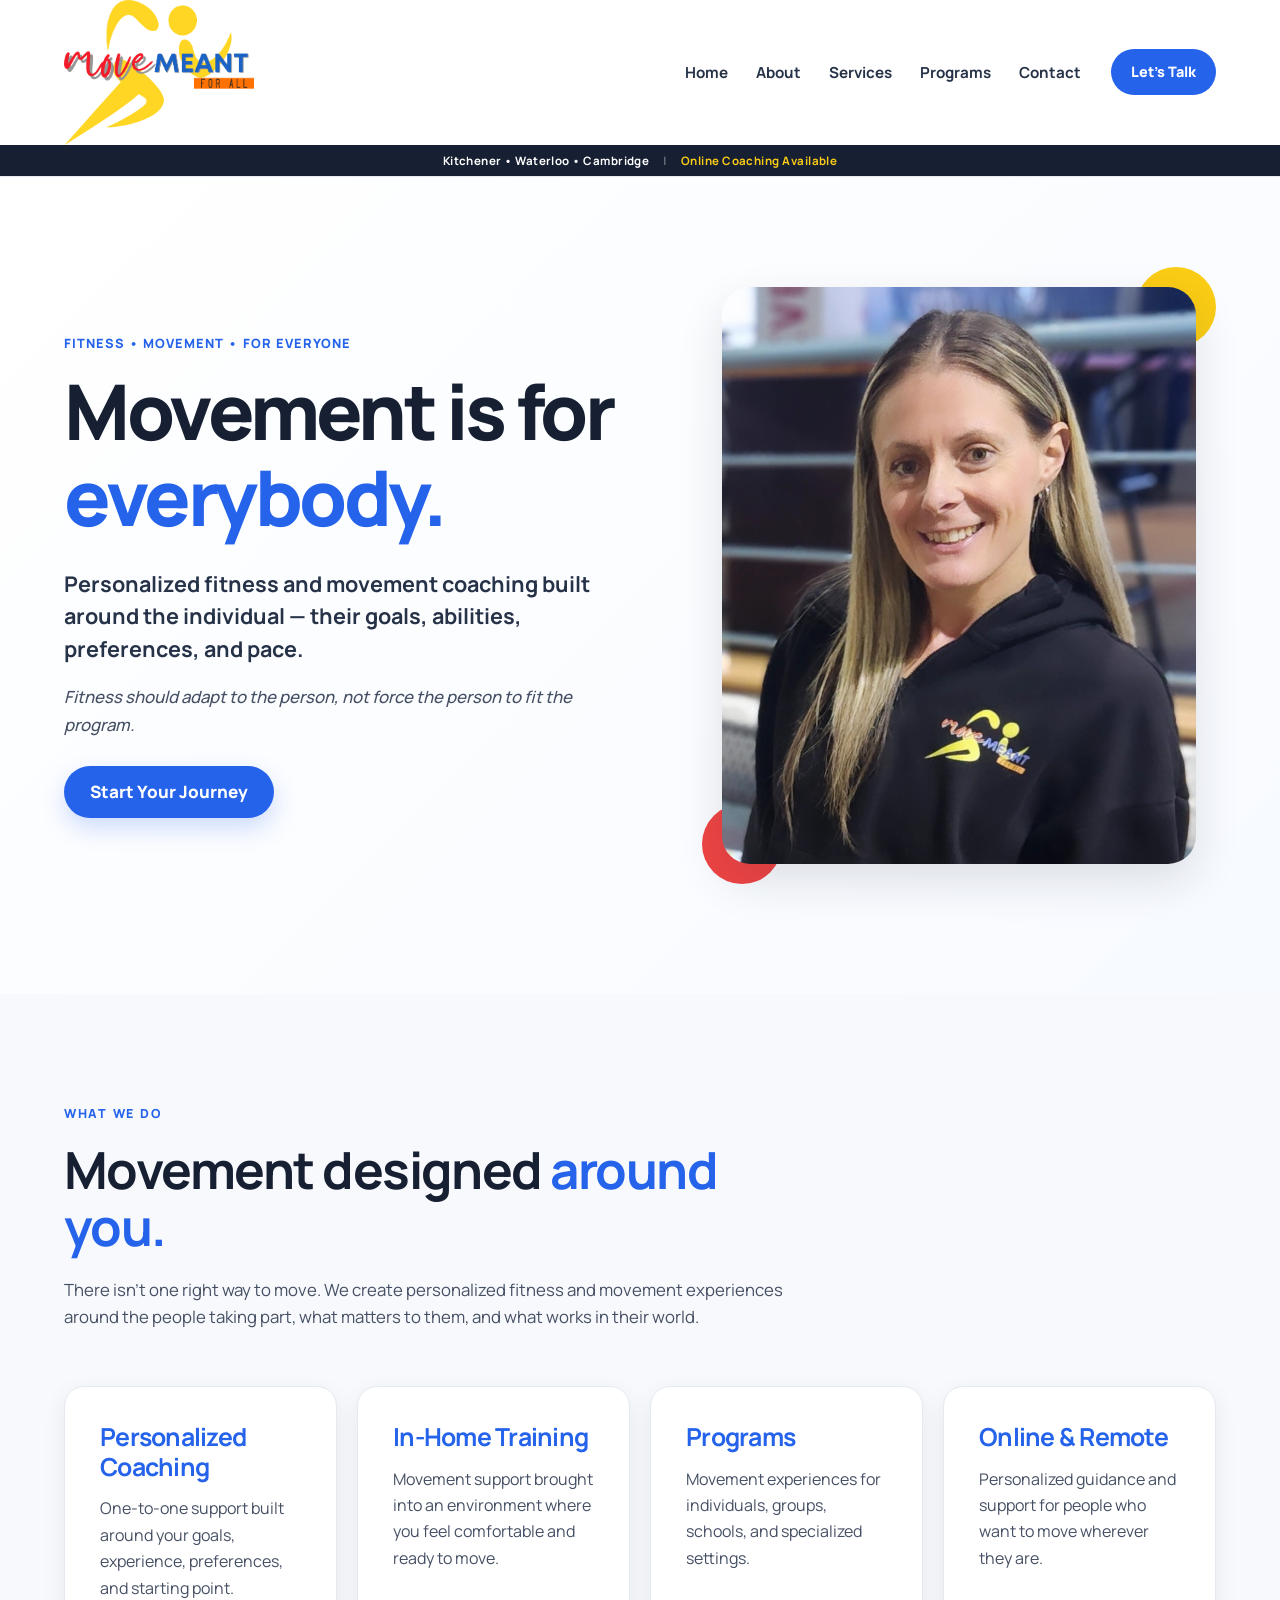
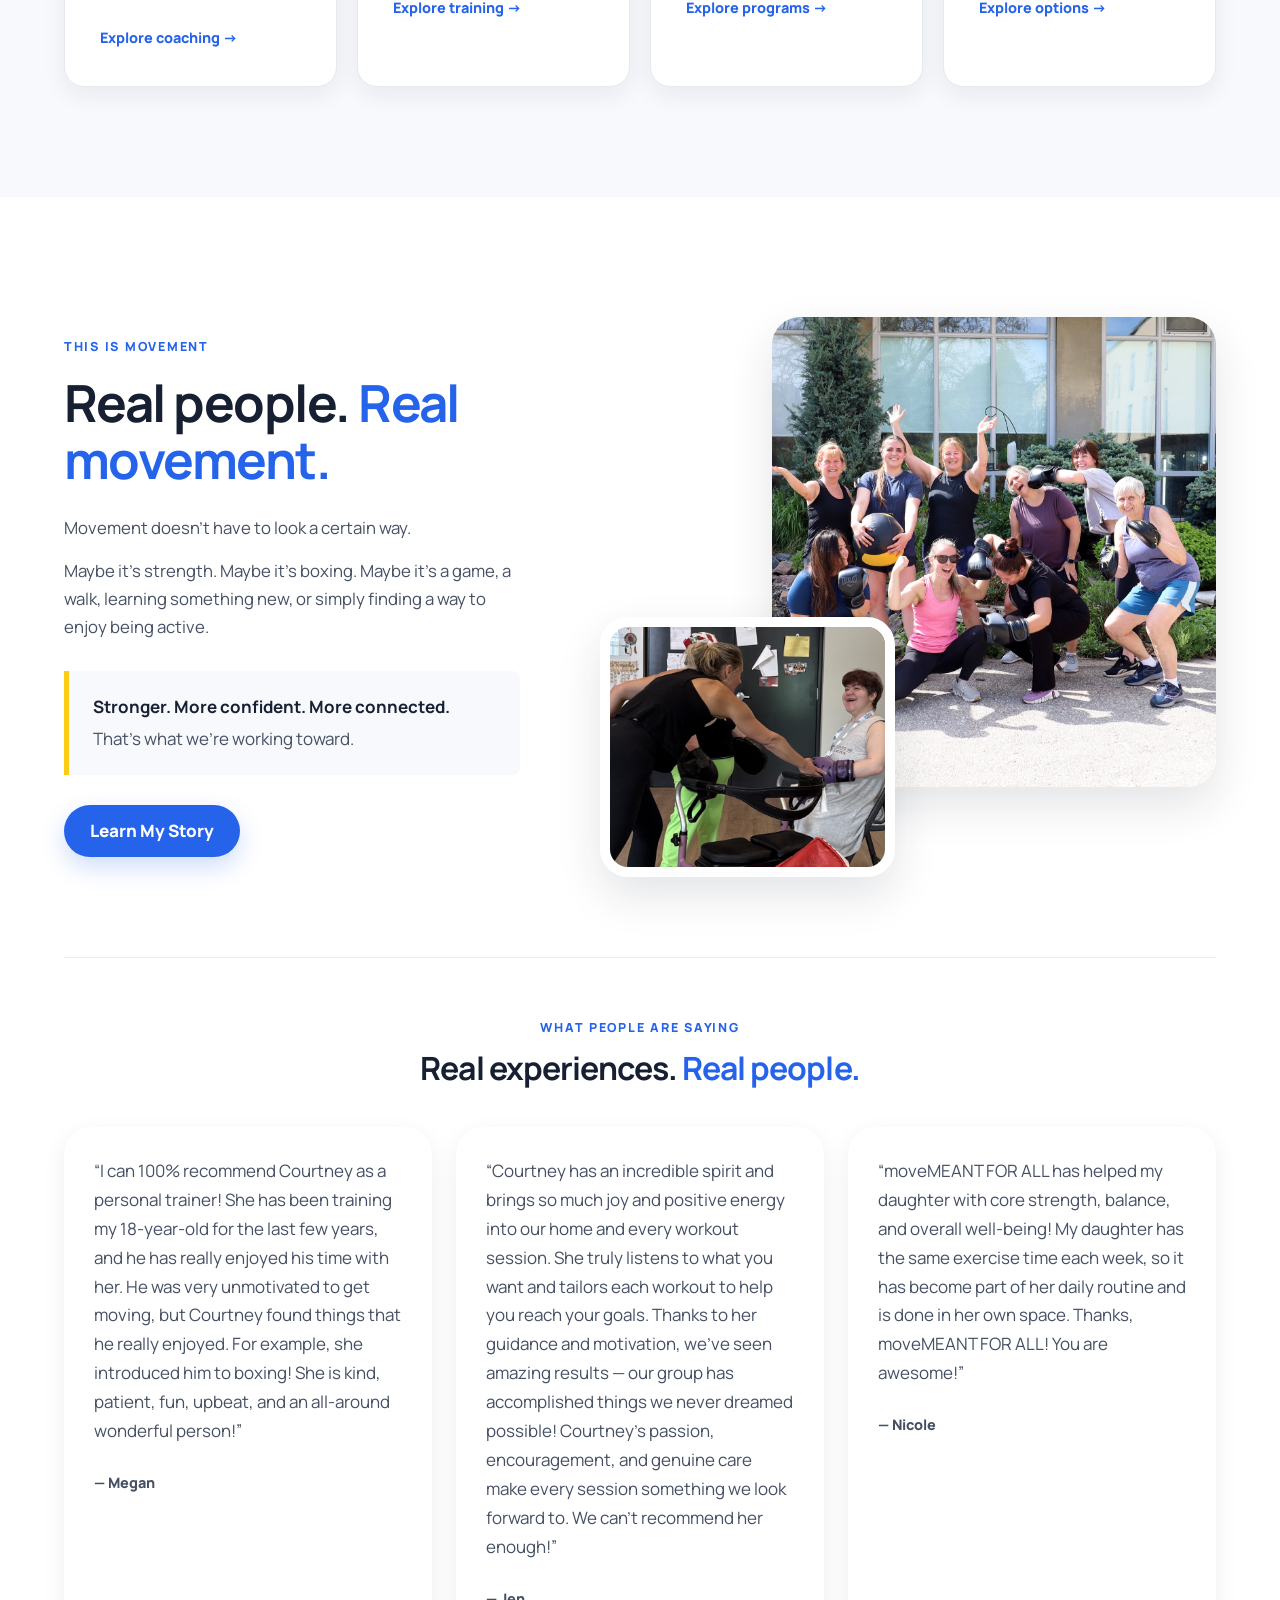
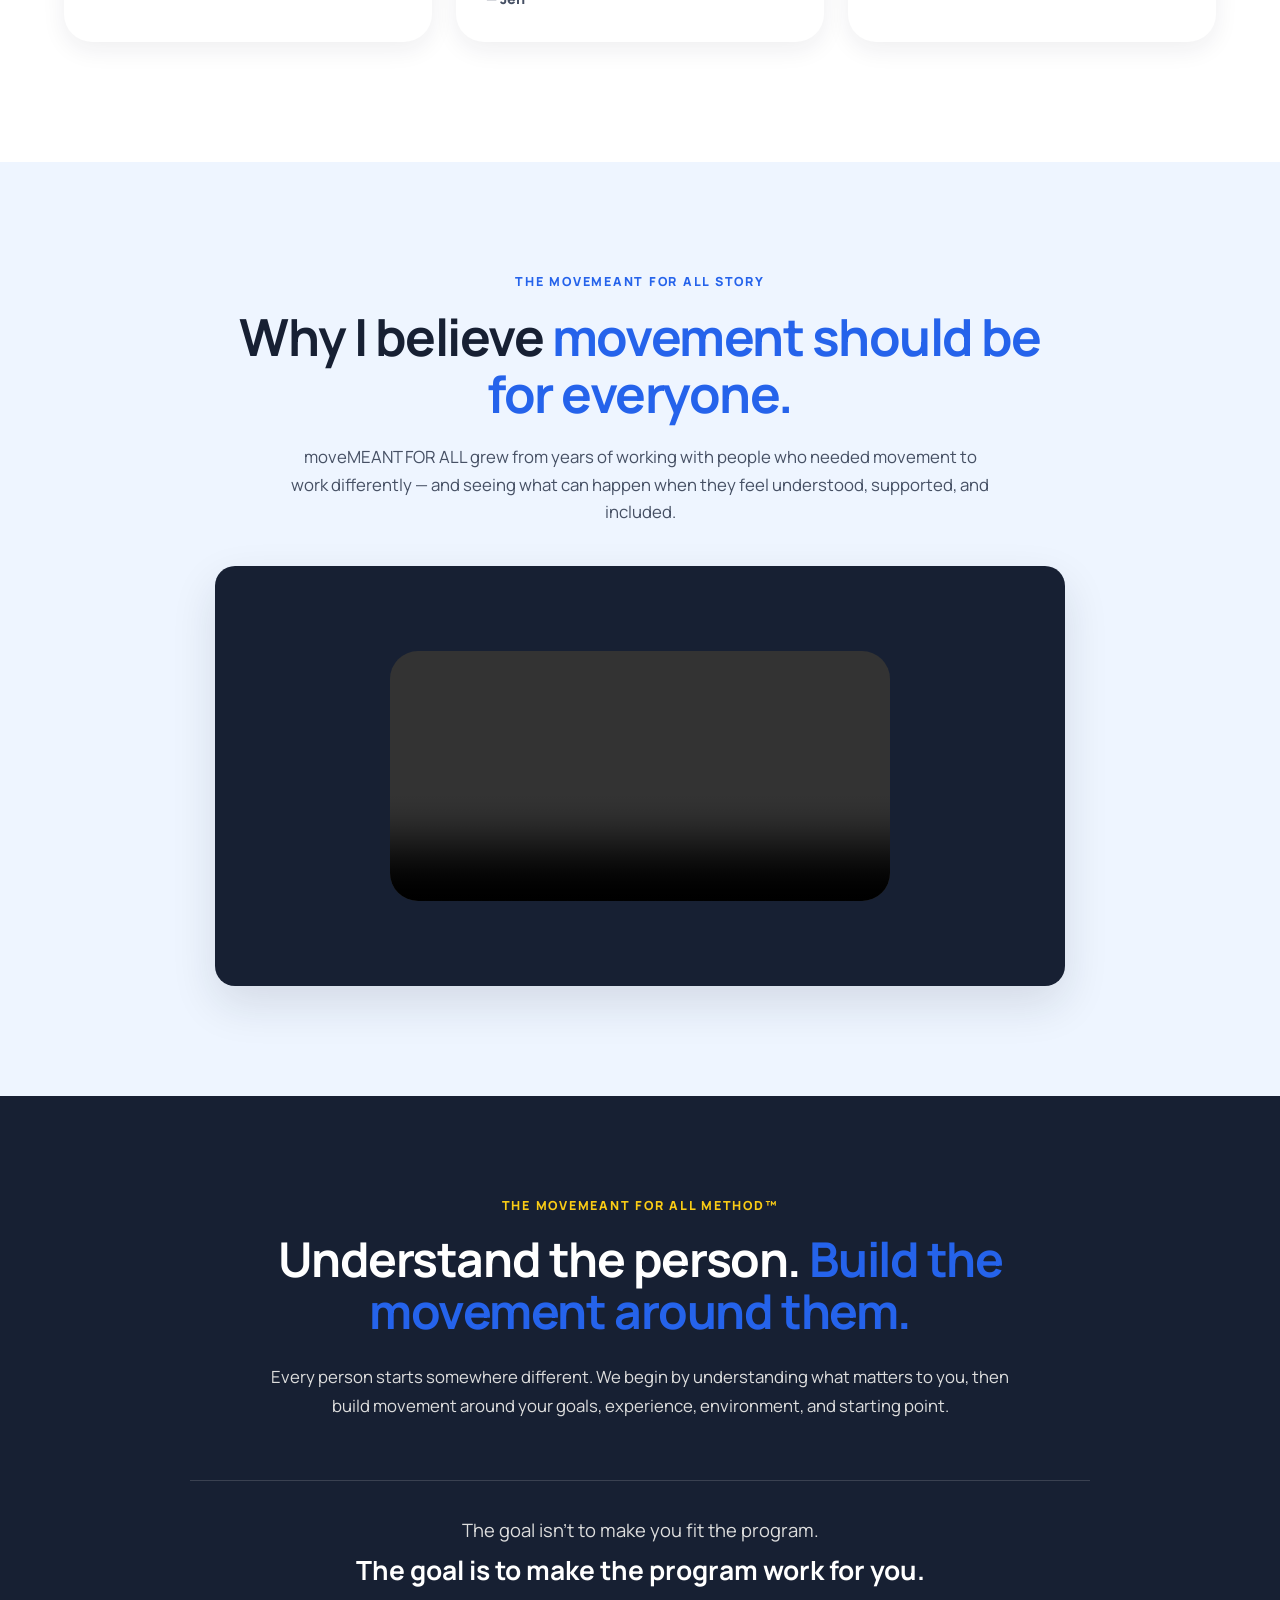
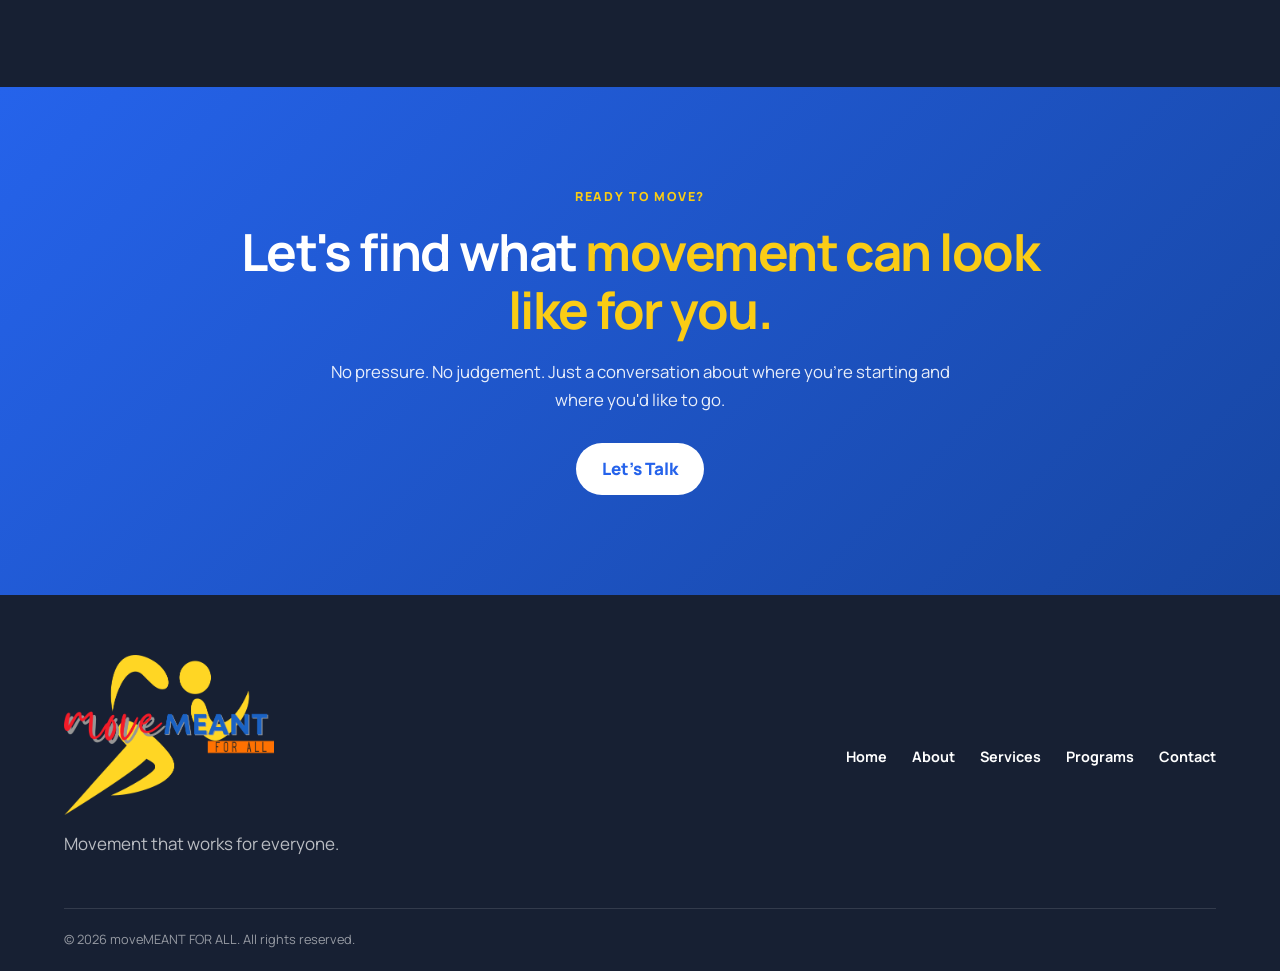
<file: index.html>
<!DOCTYPE html>
<html lang="en">

<head>
    <meta charset="UTF-8">
    <meta name="viewport" content="width=device-width, initial-scale=1.0">
<meta name="description"
    content="moveMEANT For ALL provides personalized fitness and movement coaching, personal training, in-home training, adaptive fitness, programs, and online coaching in Kitchener, Waterloo, Cambridge, and beyond.">

<title>moveMEANT FOR ALL | Personalized Fitness & Movement</title>

    <link rel="stylesheet" href="css/style.css">
</head>

<body>
<!-- =========================
     HEADER
========================== -->

<header class="site-header">

    <div class="container navbar">

        <a href="index.html" class="brand">
            <img src="images/LOGO.png" alt="moveMEANT FOR ALL">
        </a>

        <nav class="main-nav">

            <ul class="nav-links">

                <li><a href="index.html">Home</a></li>

                <li><a href="about.html">About</a></li>

                <li><a href="services.html">Services</a></li>

                <li><a href="inclusive-programs.html">Programs</a></li>

                <li><a href="contact.html">Contact</a></li>

            </ul>

        </nav>

        <a href="contact.html" class="nav-button">
            Let's Talk
        </a>

    </div>

    <div class="header-location">

        <span>Kitchener • Waterloo • Cambridge</span>

        <span>Online Coaching Available</span>

    </div>

</header>

<main>

       
        <!-- =========================
             HERO
        ========================== -->

    
<section class="hero">

    <div class="container hero-grid">

        <div class="hero-content">

            <span class="eyebrow">
    FITNESS • MOVEMENT • FOR EVERYONE
</span>

            <h1>
                Movement is for
                <span>everybody.</span>
            </h1>

            <p class="hero-intro">
                Personalized fitness and movement coaching built around the
                individual — their goals, abilities, preferences, and pace.
            </p>

            <p class="hero-supporting">
                Fitness should adapt to the person, not force the person
                to fit the program.
            </p>


            <div class="hero-buttons">

                <a href="contact.html" class="btn btn-primary">
                    Start Your Journey
                </a>

            </div>

        </div>

        <div class="hero-visual">

            <div class="hero-image-wrapper">

                <img
                    src="images/hero-image.png.jpg"
                    alt="Inclusive fitness and movement training"
                >

            </div>

            <div class="hero-accent hero-accent-yellow"></div>
            <div class="hero-accent hero-accent-red"></div>

        </div>

    </div>

</section>
<!-- =========================
     WHAT WE DO
========================== -->

<section class="services" id="what-we-do">

    <div class="container">

        <div class="section-heading">

            <span class="section-label">
                WHAT WE DO
            </span>

            <h2>
                Movement designed
                <span>around you.</span>
            </h2>

            <p>
                There isn't one right way to move. We create personalized
                fitness and movement experiences around the people taking part,
                what matters to them, and what works in their world.
            </p>

        </div>


        <div class="service-cards">

            <article class="service-card">

                <h3>Personalized Coaching</h3>

                <p>
                    One-to-one support built around your goals,
                    experience, preferences, and starting point.
                </p>

                <a href="services.html">
                    Explore coaching →
                </a>

            </article>


            <article class="service-card">

                <h3>In-Home Training</h3>

                <p>
                    Movement support brought into an environment
                    where you feel comfortable and ready to move.
                </p>

                <a href="services.html">
                    Explore training →
                </a>

            </article>


            <article class="service-card">

                <h3>Programs</h3>

                <p>
                    Movement experiences for individuals, groups,
                    schools, and specialized settings.
                </p>

                <a href="inclusive-programs.html">
                    Explore programs →
                </a>

            </article>


            <article class="service-card">

                <h3>Online & Remote</h3>

                <p>
                    Personalized guidance and support for people
                    who want to move wherever they are.
                </p>

                <a href="services.html">
                    Explore options →
                </a>

            </article>

        </div>

    </div>

</section>

<!-- =========================
     THIS IS MOVEMENT
========================== -->

<section class="real-movement">

    <div class="container movement-grid">

        <div class="movement-content">

            <span class="section-label">
                THIS IS MOVEMENT
            </span>

            <h2>
                Real people.
                <span>Real movement.</span>
            </h2>

          <p>
    Movement doesn't have to look a certain way.
</p>

<p>
    Maybe it's strength. Maybe it's boxing. Maybe it's a game,
    a walk, learning something new, or simply finding a way
    to enjoy being active.
</p>

            <div class="movement-highlight">

                <strong>
                    Stronger. More confident. More connected.
                </strong>

                <span>
                    That's what we're working toward.
                </span>

            </div>

            <a href="about.html" class="btn btn-primary">
                Learn My Story
            </a>

        </div>


        <div class="movement-images">

            <div class="movement-photo movement-photo-large">

                <img
                    src="images/boxing.png"
                    alt="Boxing and movement training"
                >

            </div>

            <div class="movement-photo movement-photo-small">

                <img
                    src="images/Happy_2.jpeg"
                    alt="Participant enjoying movement"
                >

            </div>

         </div>

    </div>


    <!-- =========================
         TESTIMONIALS
    ========================== -->

    <div class="container movement-testimonials">

        <div class="testimonials-heading">

            <span class="section-label">
                WHAT PEOPLE ARE SAYING
            </span>

            <h3>
                Real experiences.
                <span>Real people.</span>
            </h3>

        </div>


        <div class="testimonials-grid">

            <article class="testimonial-card">

                <p>
                    “I can 100% recommend Courtney as a personal trainer!
                    She has been training my 18-year-old for the last few years,
                    and he has really enjoyed his time with her. He was very
                    unmotivated to get moving, but Courtney found things that
                    he really enjoyed. For example, she introduced him to boxing!
                    She is kind, patient, fun, upbeat, and an all-around
                    wonderful person!”
                </p>

                <strong>— Megan</strong>

            </article>


            <article class="testimonial-card">

                <p>
                    “Courtney has an incredible spirit and brings so much joy
                    and positive energy into our home and every workout session.
                    She truly listens to what you want and tailors each workout
                    to help you reach your goals. Thanks to her guidance and
                    motivation, we've seen amazing results — our group has
                    accomplished things we never dreamed possible! Courtney's
                    passion, encouragement, and genuine care make every session
                    something we look forward to. We can't recommend her enough!”
                </p>

                <strong>— Jen</strong>

            </article>


            <article class="testimonial-card">

                <p>
                    “moveMEANT FOR ALL has helped my daughter with core strength,
                    balance, and overall well-being! My daughter has the same
                    exercise time each week, so it has become part of her daily
                    routine and is done in her own space. Thanks, moveMEANT FOR ALL!
                    You are awesome!”
                </p>

                <strong>— Nicole</strong>

            </article>

        </div>

    </div>

</section>
<!-- =========================
     YOUR STORY / VIDEO
========================== -->

<section class="story-section">

    <div class="container story-content">

        <span class="section-label">
            THE moveMEANT FOR ALL STORY
        </span>

        <h2>
            Why I believe
            <span>movement should be for everyone.</span>
        </h2>

        <p>
            moveMEANT FOR ALL grew from years of working with people who
            needed movement to work differently — and seeing what can
            happen when they feel understood, supported, and included.
        </p>

     <div class="video-placeholder">

    <video controls playsinline preload="metadata">
        <source src="Videos/MM4A_Video.mp4" type="video/mp4">
        Your browser does not support the video tag.
    </video>

</div>
</section>
<!-- =========================
     METHOD
========================== -->

<section class="method-section">

    <div class="container">

        <div class="section-heading">

            <span class="section-label">
                THE moveMEANT FOR ALL METHOD™
            </span>

            <h2>
                Understand the person.
                <span>Build the movement around them.</span>
            </h2>

            <p>
                Every person starts somewhere different. We begin by
                understanding what matters to you, then build movement
                around your goals, experience, environment, and starting point.
            </p>

        </div>


        <div class="method-footer">

            <p>
                The goal isn't to make you fit the program.
                <strong>The goal is to make the program work for you.</strong>
            </p>

        </div>

    </div>

</section>      

        <!-- =========================
             FINAL CTA
        ========================== -->

        <section class="cta">

            <div class="container">

                <span class="section-label">
                    READY TO MOVE?
                </span>

                <h2>
                    Let's find what
                    <span>movement can look like for you.</span>
                </h2>

                <p>
                    No pressure. No judgement. Just a conversation about where
                    you're starting and where you'd like to go.
                </p>

                <a href="contact.html" class="btn btn-light">
                    Let's Talk
                </a>

            </div>

        </section>

    </main>


    <!-- =========================
         FOOTER
    ========================== -->

    <footer class="site-footer">

        <div class="container footer-content">

            <div class="footer-brand">

                <img src="images/LOGO.png" alt="MoveMEANT FOR ALL">

      <p>
    Movement that works for everyone.
</p>
            </div>

            <div class="footer-links">

                <a href="index.html">Home</a>
                <a href="about.html">About</a>
                <a href="services.html">Services</a>
                <a href="inclusive-programs.html">Programs</a>
                <a href="contact.html">Contact</a>

            </div>

        </div>

        <div class="container footer-bottom">

            <p>
                © 2026 moveMEANT FOR ALL. All rights reserved.
            </p>

        </div>

    </footer>


</body>

</html>
</file>
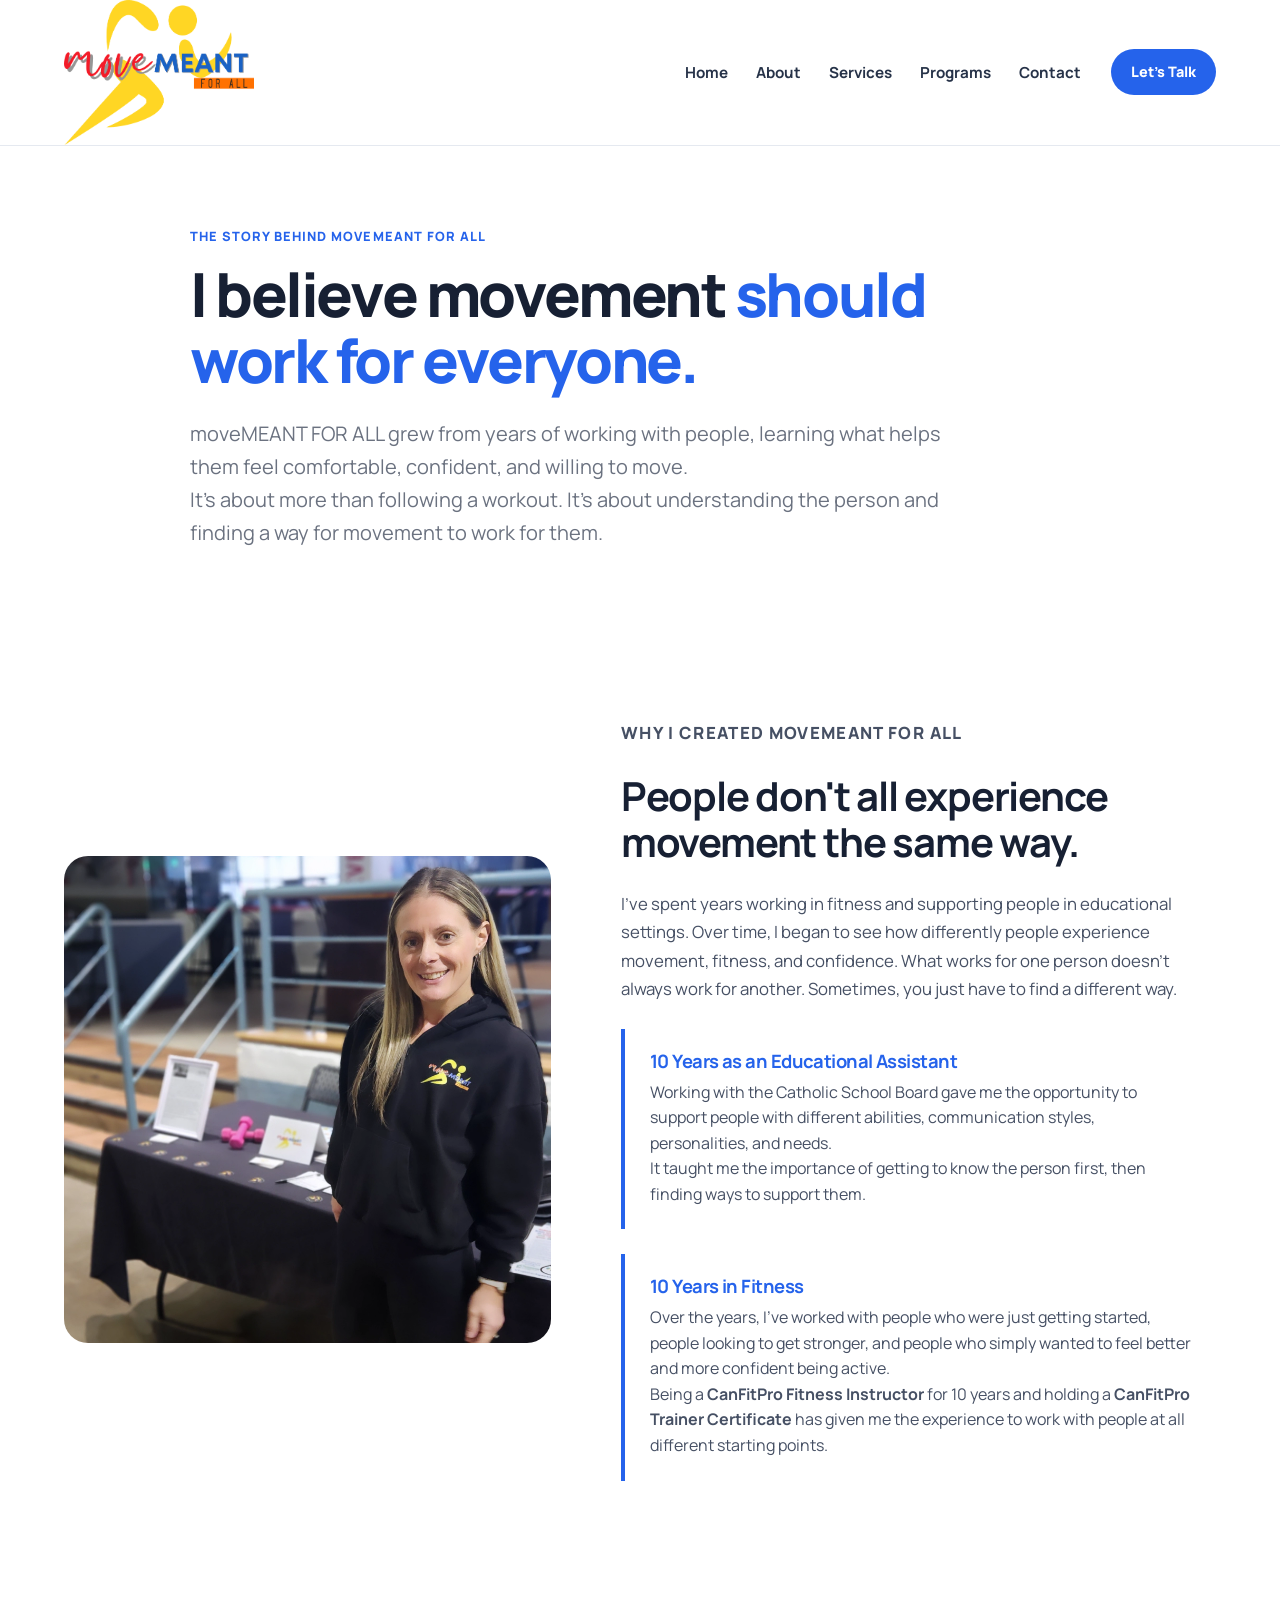
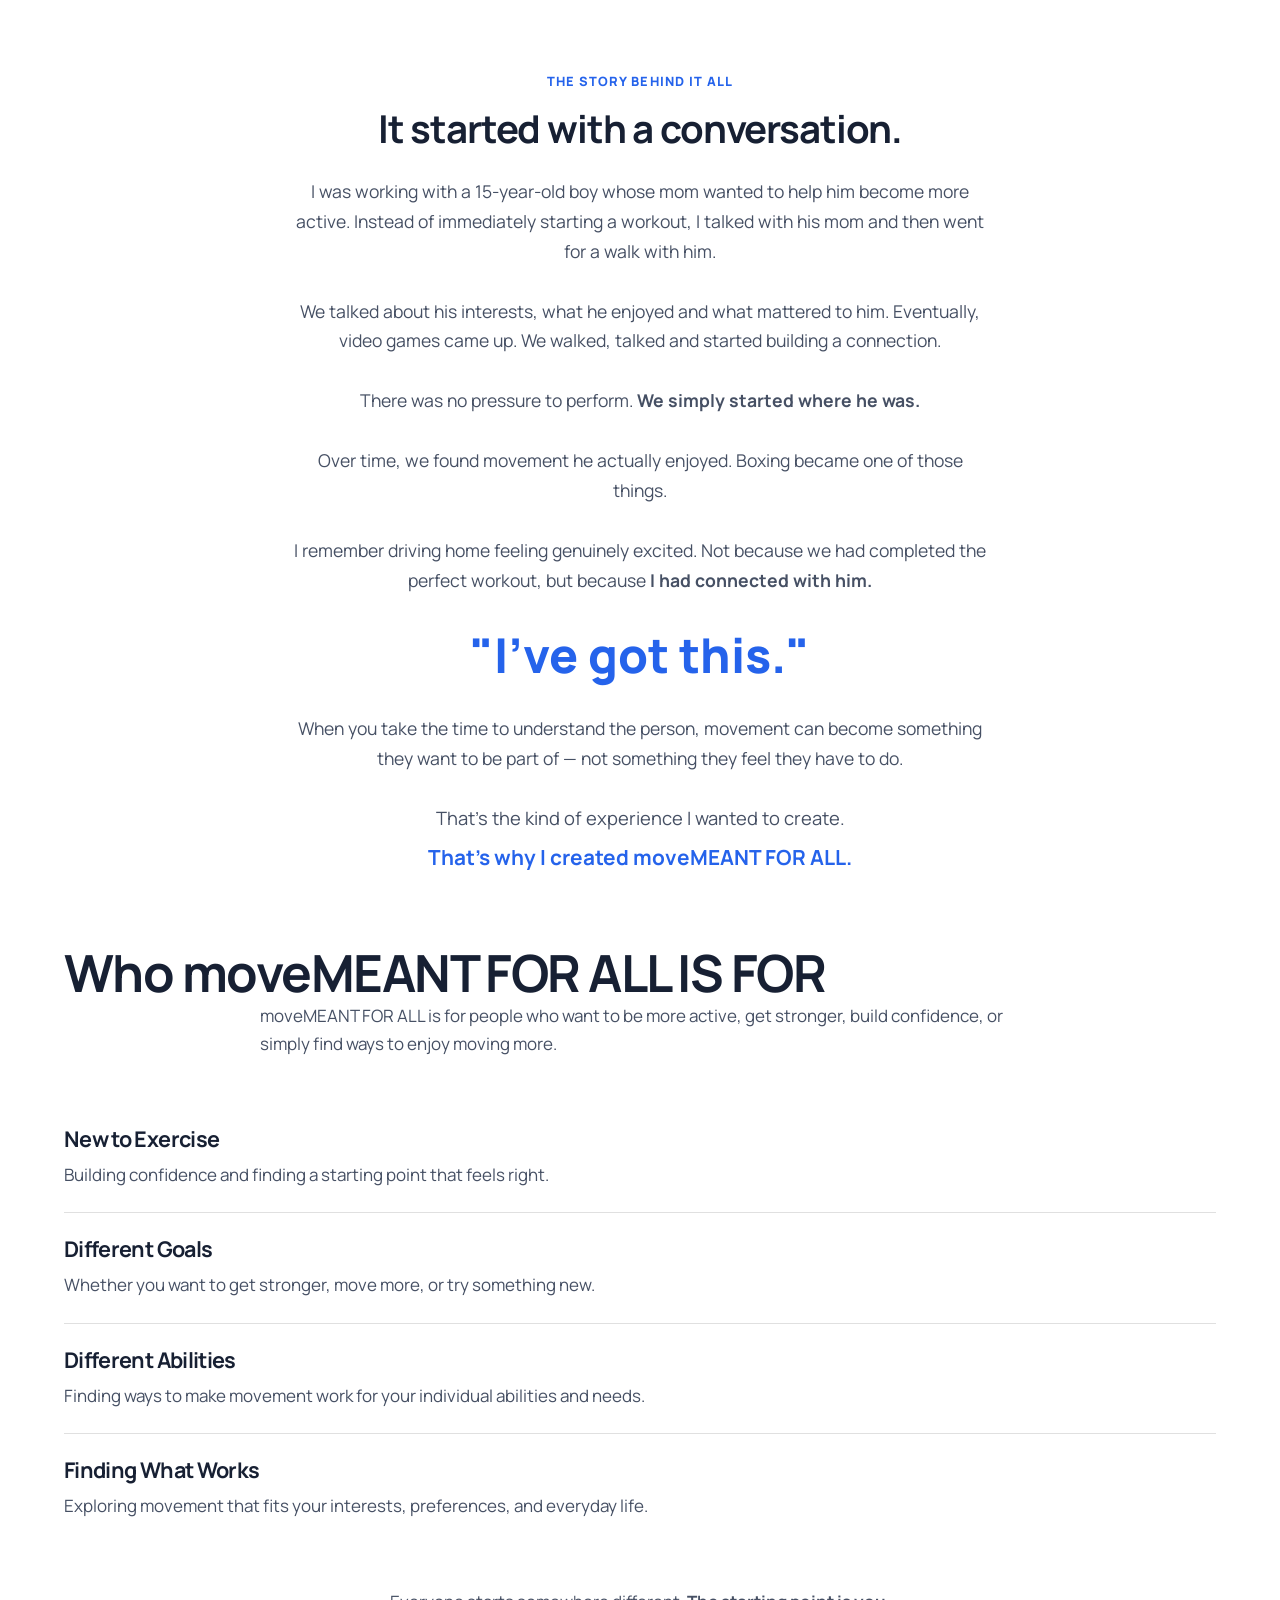
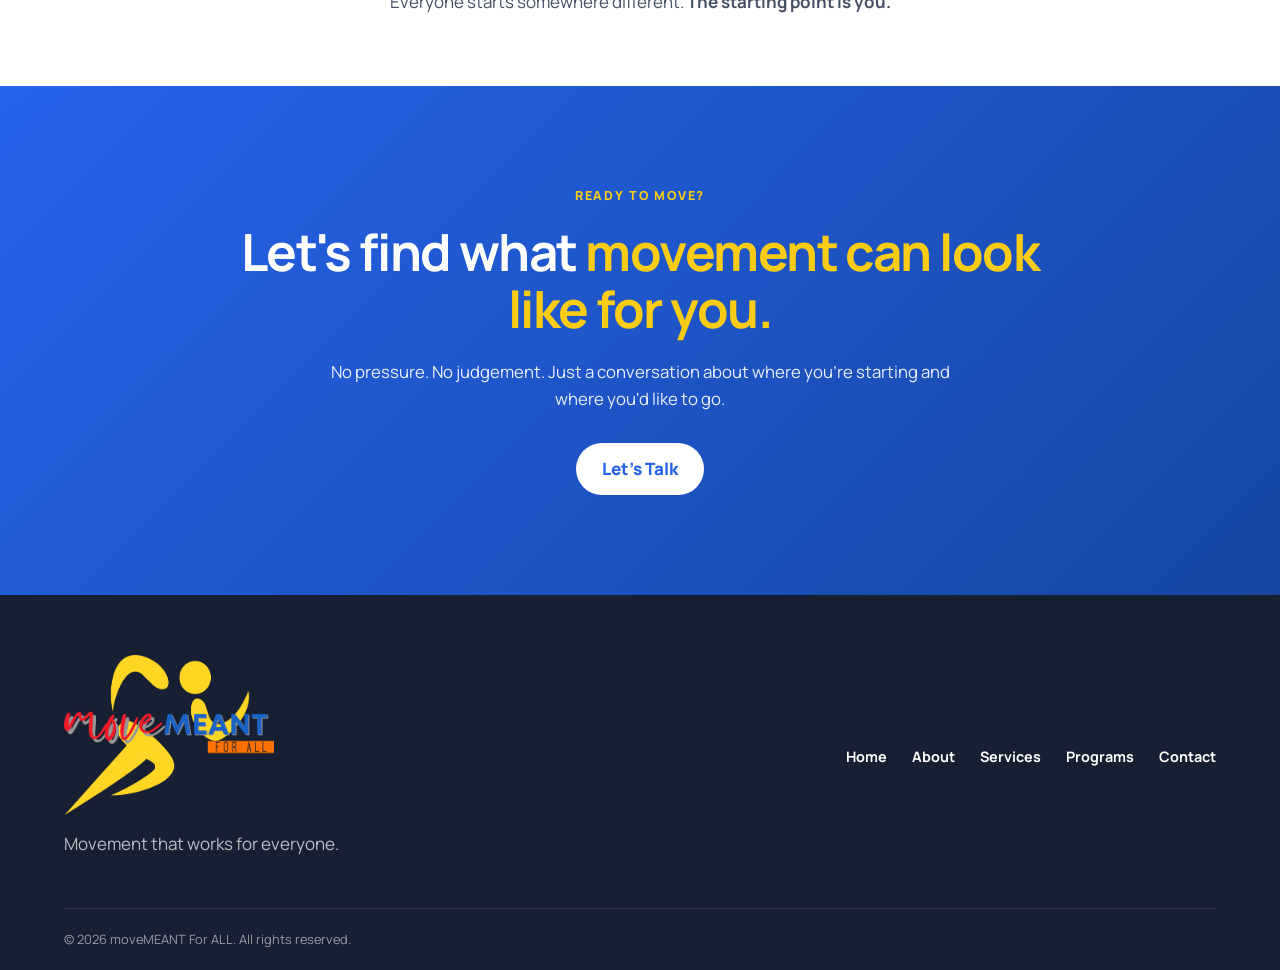
<file: about.html>
<!DOCTYPE html>
<html lang="en">

<head>
    <meta charset="UTF-8">
    <meta name="viewport" content="width=device-width, initial-scale=1.0">
    <title>About | MoveMEANT ForALL</title>

    <link rel="stylesheet" href="css/style.css">
</head>

<body>

    <!-- HEADER -->

<header class="site-header">

    <div class="container navbar">

        <a href="index.html" class="brand">
            <img src="images/LOGO.png" alt="MoveMEANT ForALL">
        </a>

        <nav class="main-nav">
            <ul class="nav-links">
                <li><a href="index.html">Home</a></li>
                <li><a href="about.html">About</a></li>
                <li><a href="services.html">Services</a></li>
                <li><a href="inclusive-programs.html">Programs</a></li>
                <li><a href="contact.html">Contact</a></li>
            </ul>
        </nav>

        <a href="contact.html" class="nav-button">
            Let's Talk
        </a>

    </div>

</header>

<main>

<!-- ABOUT HERO -->

<section class="about-hero">

    <div class="container">

        <p class="eyebrow">
            THE STORY BEHIND moveMEANT FOR ALL
        </p>

        <h1>
            I believe movement
            <span>should work for everyone.</span>
        </h1>

        <p class="about-lead">
            moveMEANT FOR ALL grew from years of working with people,
            learning what helps them feel comfortable, confident, and
            willing to move.
        </p>

        <p class="about-lead">
            It's about more than following a workout.
            It's about understanding the person and finding a way
            for movement to work for them.
        </p>

    </div>

</section>
    


<!-- MY STORY -->

<section class="about-story">

    <div class="container about-story-grid">

        <!-- PHOTO -->

        <div class="about-story-image">

            <img
                src="images/hero-image.png"
                alt="MoveMEANT ForALL trainer"
            >

        </div>


        <!-- STORY -->

        <div class="about-story-content">

            <p class="eyebrow">
                WHY I CREATED moveMEANT FOR ALL
            </p>

            <h2>
                People don't all experience movement the same way.
            </h2>

            <p>
              I've spent years working in fitness and supporting people in educational settings. Over time, I began to see how differently people experience movement, fitness, and confidence.

What works for one person doesn't always work for another. Sometimes, you just have to find a different way.

            </p>
<div class="story-highlight">
    <h3>10 Years as an Educational Assistant</h3>
    <p>
    Working with the Catholic School Board gave me the opportunity
    to support people with different abilities, communication styles,
    personalities, and needs.
</p>

<p>
    It taught me the importance of getting to know the person first,
    then finding ways to support them.
</p>

</div>
<div class="story-highlight">
    <h3>10 Years in Fitness</h3>
    <p>
        Over the years, I've worked with people who were just getting
        started, people looking to get stronger, and people who simply
        wanted to feel better and more confident being active.
    </p>

<p>
    Being a <strong>CanFitPro Fitness Instructor</strong> for 10 years
    and holding a <strong>CanFitPro Trainer Certificate</strong> has
    given me the experience to work with people at all different
    starting points.
</p>

</div>


        </div>

    </div>

</section>


<!-- FOUNDER STORY -->

<div class="container story-belief">

    <p class="eyebrow">
        THE STORY BEHIND IT ALL
    </p>

    <h3>
        It started with a conversation.
    </h3>

    <p>
        I was working with a 15-year-old boy whose mom wanted to
        help him become more active. Instead of immediately starting
        a workout, I talked with his mom and then went for a walk
        with him.
    </p>

    <p>
        We talked about his interests, what he enjoyed and what
        mattered to him. Eventually, video games came up.
        We walked, talked and started building a connection.
    </p>

    <p>
        There was no pressure to perform.
        <strong>We simply started where he was.</strong>
    </p>

    <p>
        Over time, we found movement he actually enjoyed.
        Boxing became one of those things.
    </p>

    <p>
        I remember driving home feeling genuinely excited.
        Not because we had completed the perfect workout,
        but because <strong>I had connected with him.</strong>
    </p>

    <blockquote>
        "I've got this."
    </blockquote>

    <p>
        When you take the time to understand the person,
        movement can become something they want to be part of —
        not something they feel they have to do.
    </p>

    <p class="story-closing">
        That's the kind of experience I wanted to create.
        <strong>That's why I created moveMEANT FOR ALL.</strong>
    </p>

</div>

<!-- WHO moveMEANT FOR ALL IS FOR -->

<section class="about-who" style="padding-top: 70px;">

<div class="container">



  <h2>
    Who moveMEANT FOR ALL IS FOR
</h2>

    <p class="about-who-intro">
        moveMEANT FOR ALL is for people who want to be more active,
        get stronger, build confidence, or simply find ways to enjoy
        moving more.
    </p>

    <div class="about-who-grid">

        <div class="about-who-item">
            <h3>New to Exercise</h3>
            <p>
                Building confidence and finding a starting point
                that feels right.
            </p>
        </div>

        <div class="about-who-item">
            <h3>Different Goals</h3>
            <p>
                Whether you want to get stronger, move more,
                or try something new.
            </p>
        </div>

        <div class="about-who-item">
            <h3>Different Abilities</h3>
            <p>
                Finding ways to make movement work for your
                individual abilities and needs.
            </p>
        </div>

        <div class="about-who-item">
            <h3>Finding What Works</h3>
            <p>
                Exploring movement that fits your interests,
                preferences, and everyday life.
            </p>
        </div>

    </div>

    <p class="about-who-closing">
        Everyone starts somewhere different.
        <strong>The starting point is you.</strong>
    </p>

</div>

</section>


<!-- EXPERIENCE -->



        <!-- =========================
             FINAL CTA
        ========================== -->

        <section class="cta">

            <div class="container">

                <span class="section-label">
                    READY TO MOVE?
                </span>

                <h2>
                    Let's find what
                    <span>movement can look like for you.</span>
                </h2>

                <p>
                    No pressure. No judgement. Just a conversation about where
                    you're starting and where you'd like to go.
                </p>

                <a href="contact.html" class="btn btn-light">
                    Let's Talk
                </a>

            </div>

        </section>

    </main>


    <!-- =========================
         FOOTER
    ========================== -->

    <footer class="site-footer">

        <div class="container footer-content">

            <div class="footer-brand">

                <img src="images/LOGO.png" alt="MoveMEANT ForALL">

                    <p>
    Movement that works for everyone.
</p>

            </div>

            <div class="footer-links">

                <a href="index.html">Home</a>
                <a href="about.html">About</a>
                <a href="services.html">Services</a>
                <a href="inclusive-programs.html">Programs</a>
                <a href="contact.html">Contact</a>

            </div>

        </div>

        <div class="container footer-bottom">

            <p>
                © 2026 moveMEANT For ALL. All rights reserved.
            </p>

        </div>

    </footer>


</body>

</html>
</file>
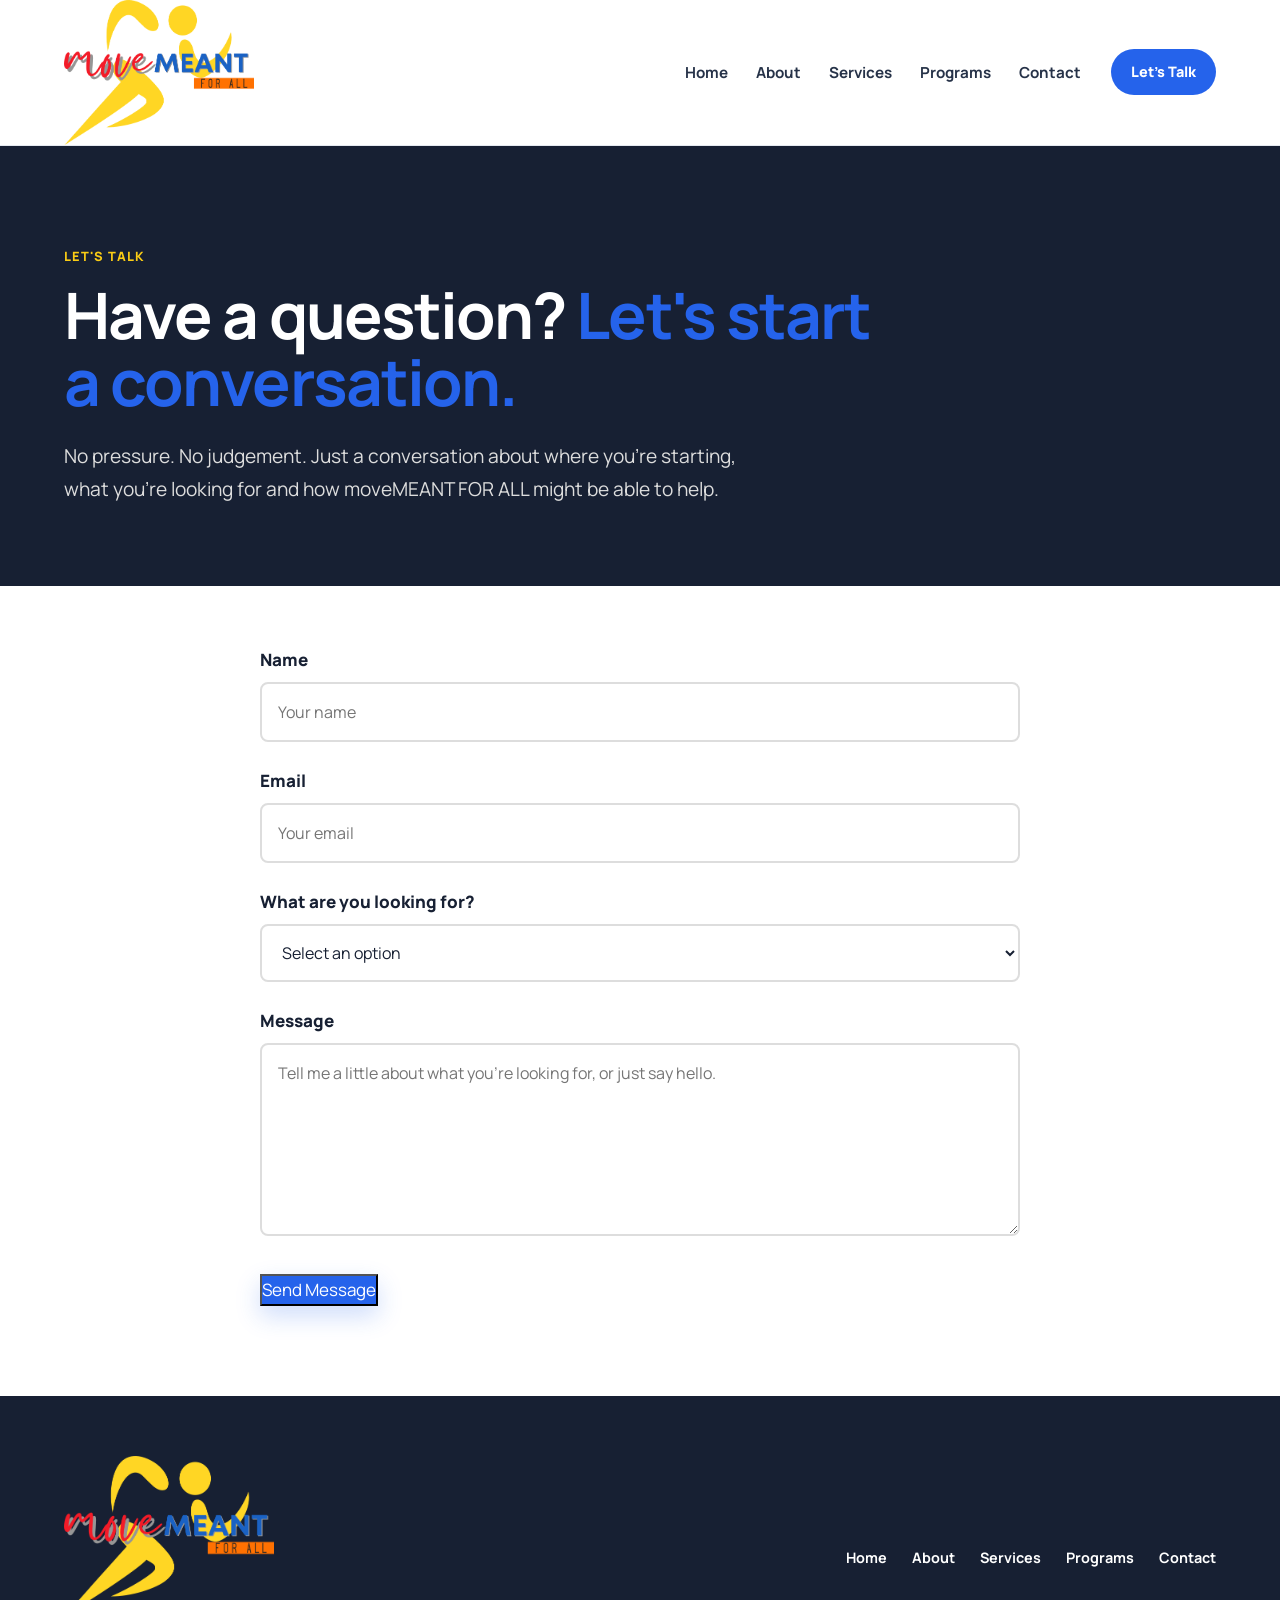
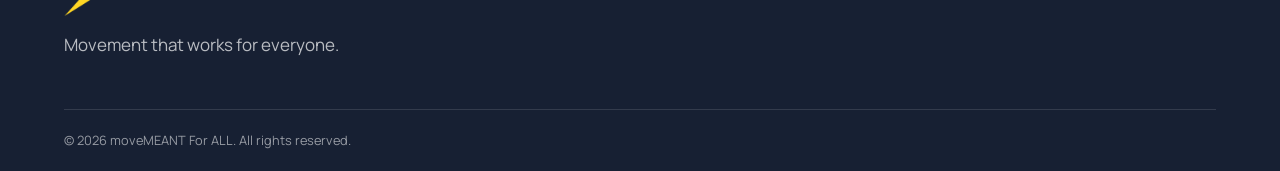
<file: contact.html>
<!DOCTYPE html>
<html lang="en">

<head>
    <meta charset="UTF-8">
    <meta name="viewport" content="width=device-width, initial-scale=1.0">
    <title>Contact | moveMEANT FOR ALL</title>

    <link rel="stylesheet" href="css/style.css">
</head>

<body>

  <!-- HEADER -->

<header class="site-header">

    <div class="container navbar">

        <a href="index.html" class="brand">

            <img
                src="images/LOGO.png"
                alt="moveMEANT For ALL"
            >

        </a>

        <nav class="main-nav">

            <ul class="nav-links">

                <li>
                    <a href="index.html">Home</a>
                </li>

                <li>
                    <a href="about.html">About</a>
                </li>

                <li>
                    <a href="services.html">Services</a>
                </li>

                <li>
                   <a href="inclusive-programs.html">Programs
</a>
                </li>

                <li>
                    <a href="contact.html">Contact</a>
                </li>

            </ul>

        </nav>

        <a href="contact.html" class="nav-button">
            Let's Talk
        </a>

    </div>

</header>

    <!-- PAGE TITLE -->
 <section class="contact-hero">

    <div class="container">

        <p class="eyebrow">
            LET'S TALK
        </p>

        <h1>
            Have a question?
            <span>Let's start a conversation.</span>
        </h1>

        <p class="contact-lead">
            No pressure. No judgement. Just a conversation about where
            you're starting, what you're looking for and how
            moveMEANT FOR ALL might be able to help.
        </p>

    </div>

</section>

    <!-- CONTACT SECTION -->
    <section class="services-page">

        <div class="container">

            <form class="contact-form" action="https://formspree.io/f/mykoqnae" method="POST">

            <label>Name</label>
<input type="text" name="name" placeholder="Your name" required>

<label>Email</label>
<input type="email" name="email" placeholder="Your email" required>

<label>What are you looking for?</label>

<select name="service">

    <option value="" disabled selected>
        Select an option
    </option>

    <option>Personal Training</option>

    <option>In-Home Training</option>

    <option>School Program</option>

    <option>Group Home Support</option>

    <option>Community / Small Group Program</option>

    <option>Online / Remote Coaching</option>

    <option>Something Else</option>

</select>

<label>Message</label>
<textarea
    name="message"
    rows="6"
    placeholder="Tell me a little about what you're looking for, or just say hello."
    required
></textarea>

<button type="submit" class="btn-primary">
    Send Message
</button>

            </form>

        </div>

    </section>
    
<!-- FOOTER -->

<footer class="site-footer">

    <div class="container footer-content">

        <div class="footer-brand">

            <img
                src="images/LOGO.png"
                alt="moveMEANT For ALL"
            >
             <p>
                Movement that works for everyone.
</p>

        </div>

        <div class="footer-links">

            <a href="index.html">Home</a>
            <a href="about.html">About</a>
            <a href="services.html">Services</a>
            <a href="inclusive-programs.html">Programs</a>
            <a href="contact.html">Contact</a>

        </div>

    </div>

    <div class="container footer-bottom">

        <p>
            © 2026 moveMEANT For ALL. All rights reserved.
        </p>

    </div>

</footer>

</body>

</html>
</file>
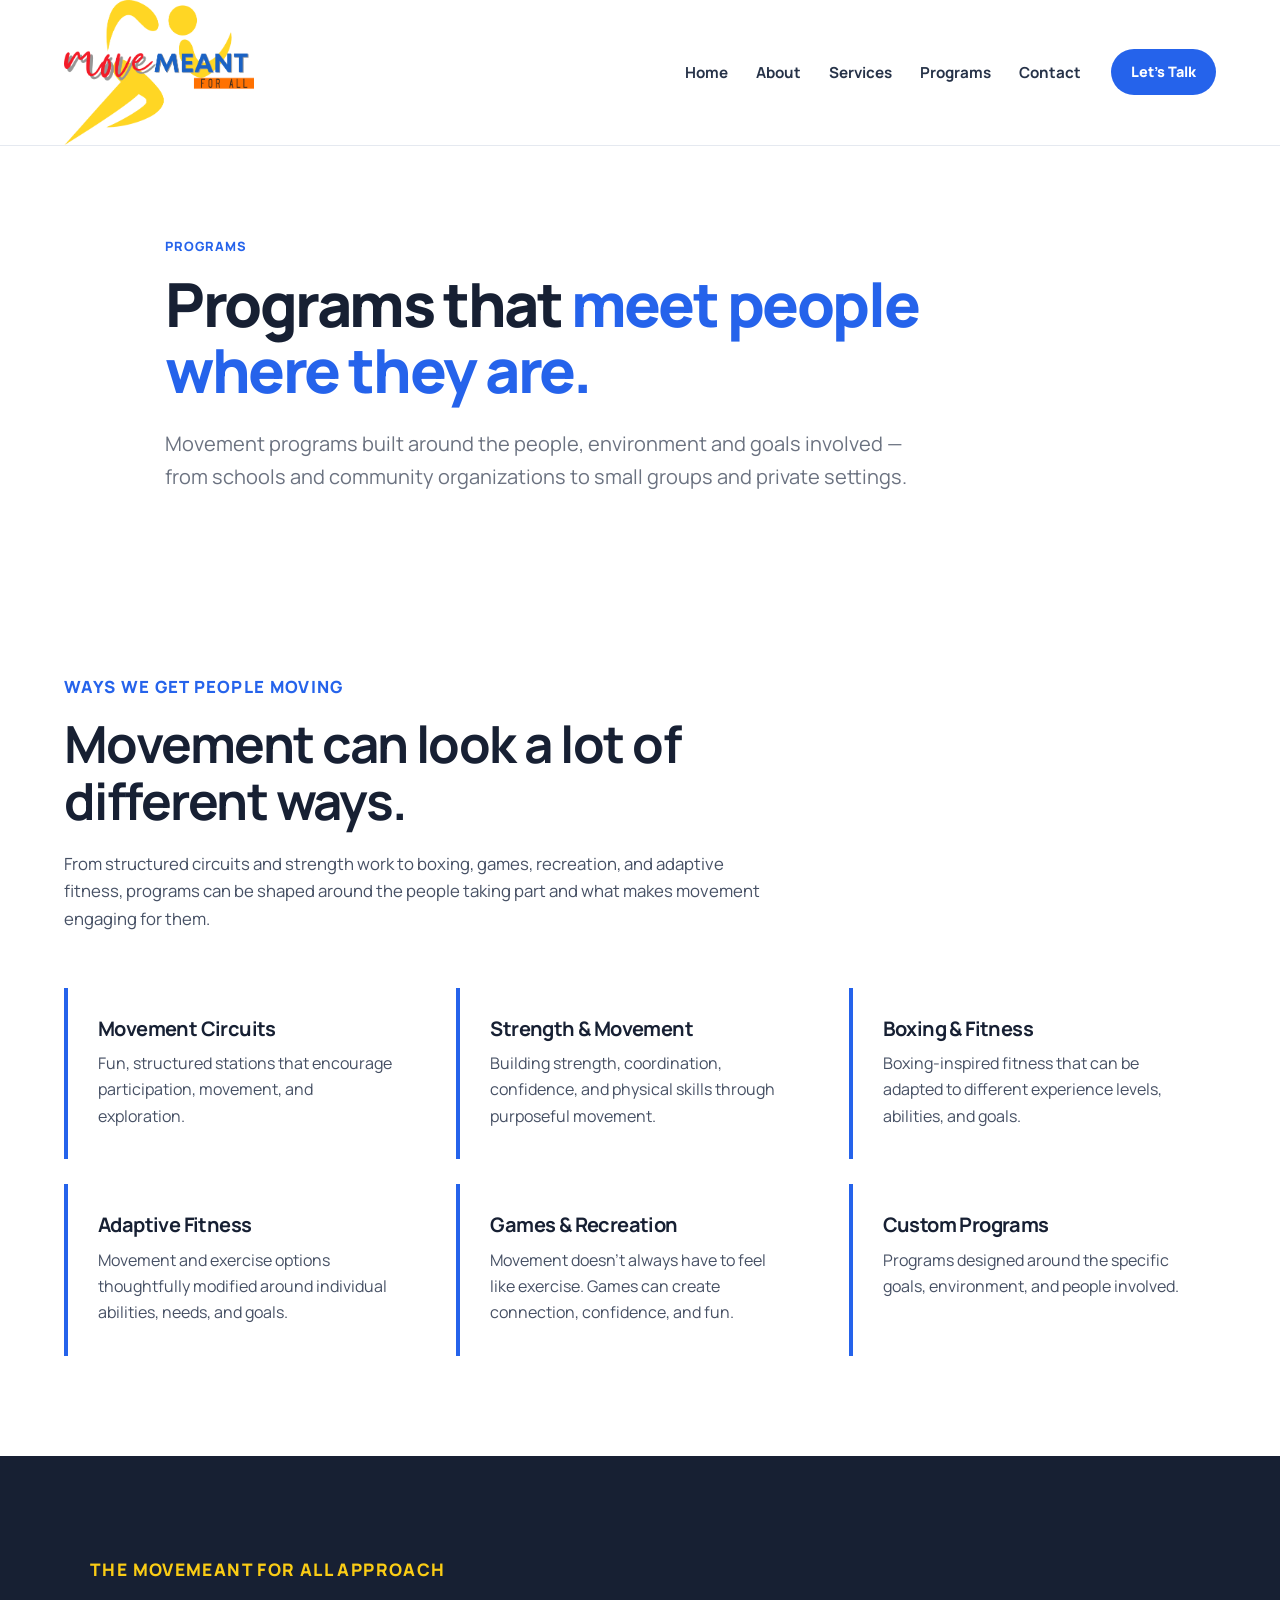
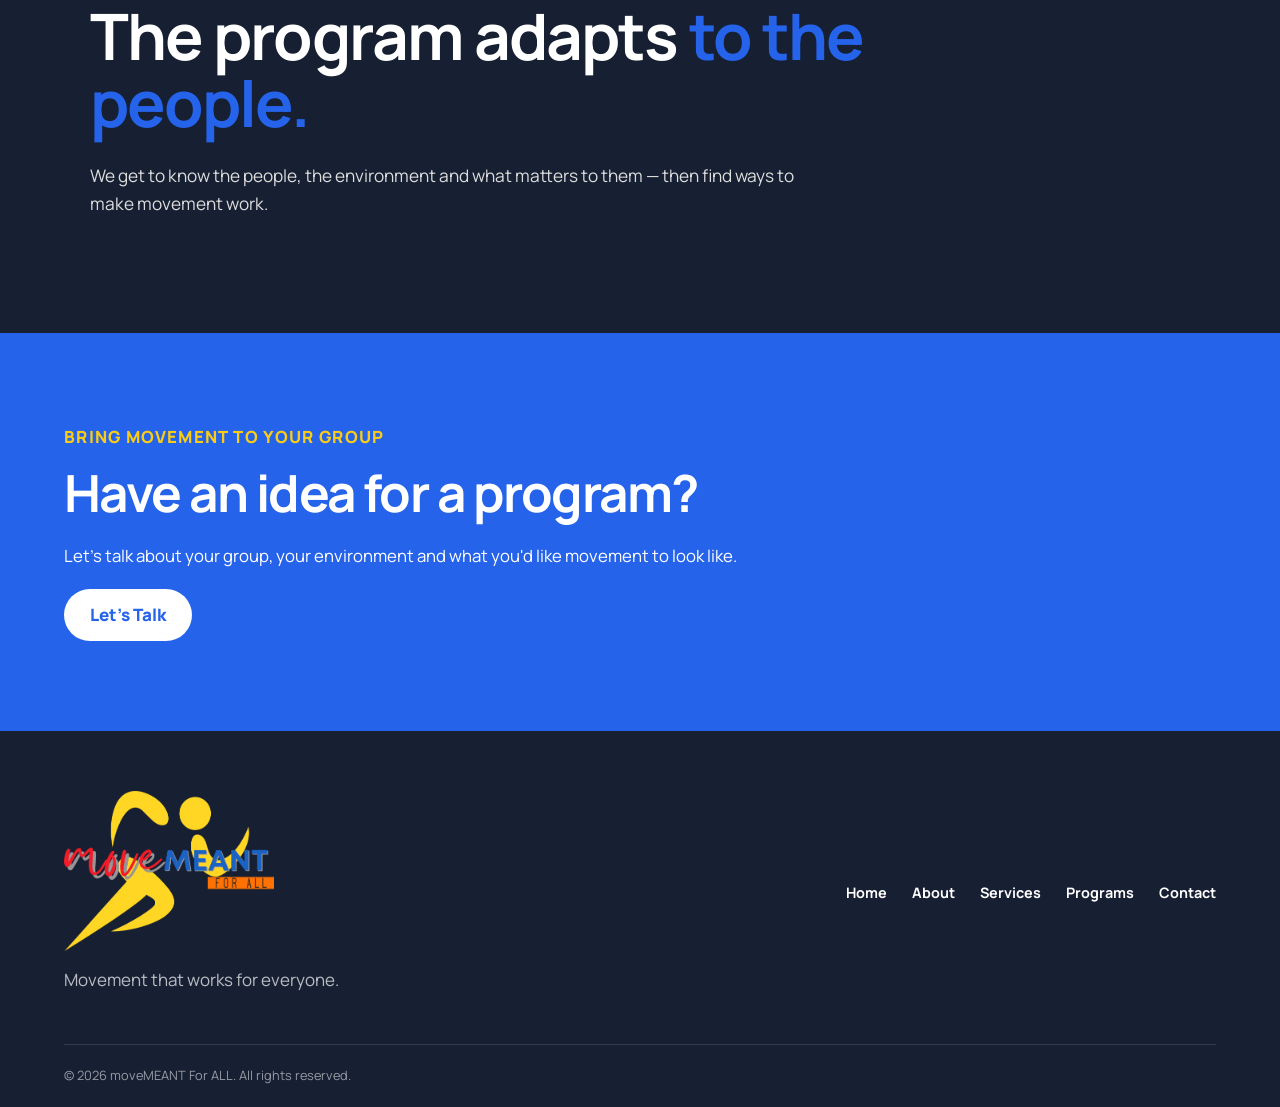
<file: inclusive-programs.html>
<!DOCTYPE html>
<html lang="en">

<head>

    <meta charset="UTF-8">

    <meta name="viewport"
        content="width=device-width, initial-scale=1.0">

    <title>Programs | moveMEANT For ALL</title>

    <link rel="stylesheet" href="css/style.css">

</head>


<body>


    <!-- HEADER -->

    <header class="site-header">

        <div class="container navbar">

            <a href="index.html" class="brand">

                <img
                    src="images/LOGO.png"
                    alt="moveMEANT For ALL"
                >

            </a>


            <nav class="main-nav">

                <ul class="nav-links">

                    <li>
                        <a href="index.html">
                            Home
                        </a>
                    </li>

                    <li>
                        <a href="about.html">
                            About
                        </a>
                    </li>

                    <li>
                        <a href="services.html">
                            Services
                        </a>
                    </li>

                    <li>
                        <a href="inclusive-programs.html">
                            Programs
                        </a>
                    </li>

                    <li>
                        <a href="contact.html">
                            Contact
                        </a>
                    </li>

                </ul>

            </nav>


            <a
                href="contact.html"
                class="nav-button"
            >
                Let's Talk
            </a>

        </div>

    </header>

<!-- PROGRAM HERO -->

<section class="program-hero">

    <div class="container">

        <p class="eyebrow">
            PROGRAMS
        </p>

        <h1>
            Programs that
            <span>meet people where they are.</span>
        </h1>

        <p class="program-lead">
            Movement programs built around the people, environment and
            goals involved — from schools and community organizations
            to small groups and private settings.
        </p>

    </div>

</section>

   <!-- WAYS WE GET PEOPLE MOVING -->

<section class="program-options">

    <div class="container">

        <div class="section-heading">

            <p class="eyebrow">
                WAYS WE GET PEOPLE MOVING
            </p>

            <h2>
                Movement can look a lot of different ways.
            </h2>

            <p>
                From structured circuits and strength work to boxing,
                games, recreation, and adaptive fitness, programs can
                be shaped around the people taking part and what makes
                movement engaging for them.
            </p>

        </div>


        <div class="program-options-grid">


            <div class="program-option">

                <h3>
                    Movement Circuits
                </h3>

                <p>
                    Fun, structured stations that encourage participation,
                    movement, and exploration.
                </p>

            </div>


            <div class="program-option">

                <h3>
                    Strength & Movement
                </h3>

                <p>
                    Building strength, coordination, confidence, and
                    physical skills through purposeful movement.
                </p>

            </div>


            <div class="program-option">

                <h3>
                    Boxing & Fitness
                </h3>

                <p>
                    Boxing-inspired fitness that can be adapted to
                    different experience levels, abilities, and goals.
                </p>

            </div>


            <div class="program-option">

                <h3>
                    Adaptive Fitness
                </h3>

                <p>
                    Movement and exercise options thoughtfully modified
                    around individual abilities, needs, and goals.
                </p>

            </div>


            <div class="program-option">

                <h3>
                    Games & Recreation
                </h3>

                <p>
                    Movement doesn't always have to feel like exercise.
                    Games can create connection, confidence, and fun.
                </p>

            </div>


            <div class="program-option">

                <h3>
                    Custom Programs
                </h3>

                <p>
                    Programs designed around the specific goals,
                    environment, and people involved.
                </p>

            </div>


        </div>

    </div>

</section>

<!-- THE moveMEANT FOR ALL APPROACH -->

<section class="program-difference">

    <div class="container">

        <div class="program-difference-content">

            <p class="eyebrow">
                THE moveMEANT FOR ALL APPROACH
            </p>

            <h2>
                The program adapts
                <span>to the people.</span>
            </h2>

            <p>
                We get to know the people, the environment and what matters
                to them — then find ways to make movement work.
            </p>

        </div>

    </div>

</section>


   <!-- PROGRAM CTA -->

<section class="program-contact">

    <div class="container">

        <div class="section-heading">

            <p class="eyebrow">
                BRING MOVEMENT TO YOUR GROUP
            </p>

            <h2>
                Have an idea for a program?
            </h2>

            <p>
                Let's talk about your group, your environment and
                what you'd like movement to look like.
            </p>

            <a
                href="contact.html"
                class="btn btn-light"
            >
                Let's Talk
            </a>

        </div>

    </div>

</section>


    <!-- FOOTER -->

    <footer class="site-footer">

        <div class="container footer-content">

            <div class="footer-brand">

                <img
                    src="images/LOGO.png"
                    alt="moveMEANT For ALL"
                >

                <p>
                    <p>
    Movement that works for everyone.
</p>
            </div>


            <div class="footer-links">

                <a href="index.html">Home</a>

                <a href="about.html">About</a>

                <a href="services.html">Services</a>

                <a href="inclusive-programs.html">
                    Programs
                </a>

                <a href="contact.html">Contact</a>

            </div>

        </div>


        <div class="container footer-bottom">

            <p>
                © 2026 moveMEANT For ALL. All rights reserved.
            </p>

        </div>

    </footer>


</body>

</html>
</file>
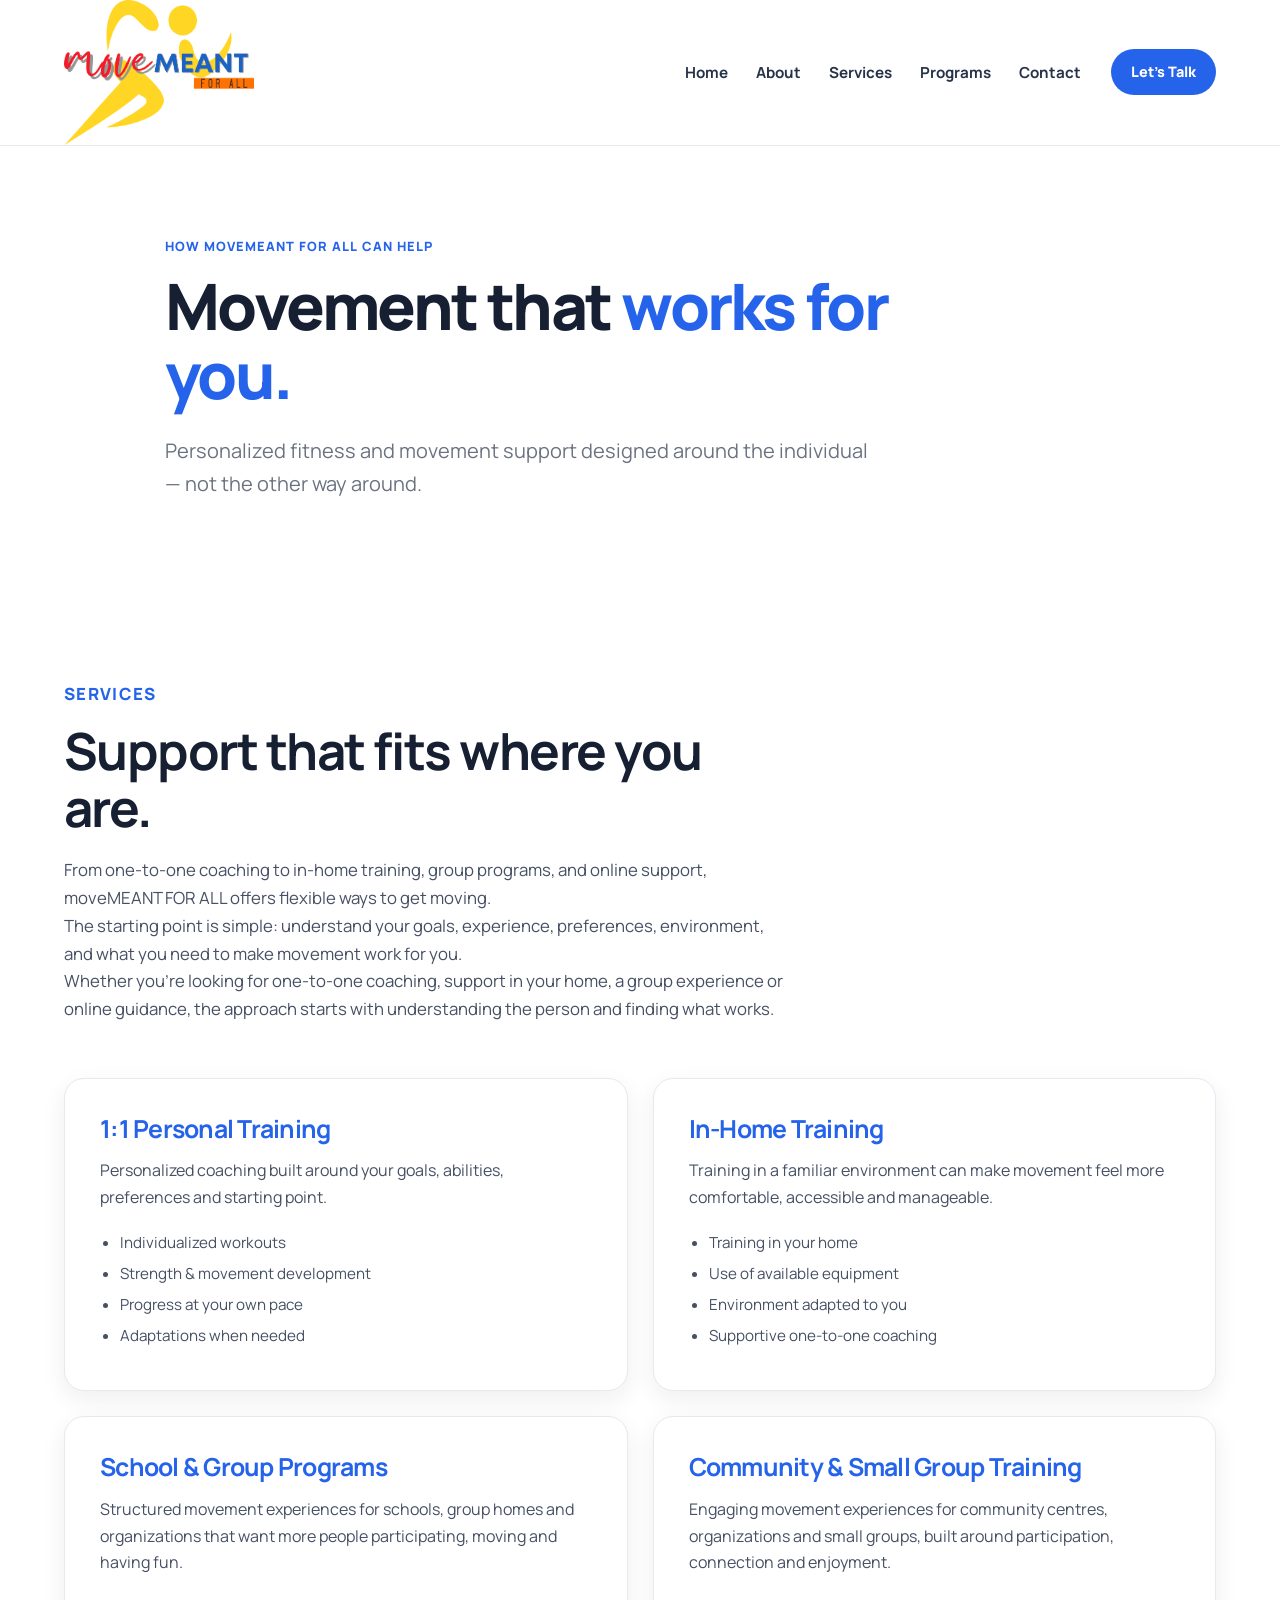
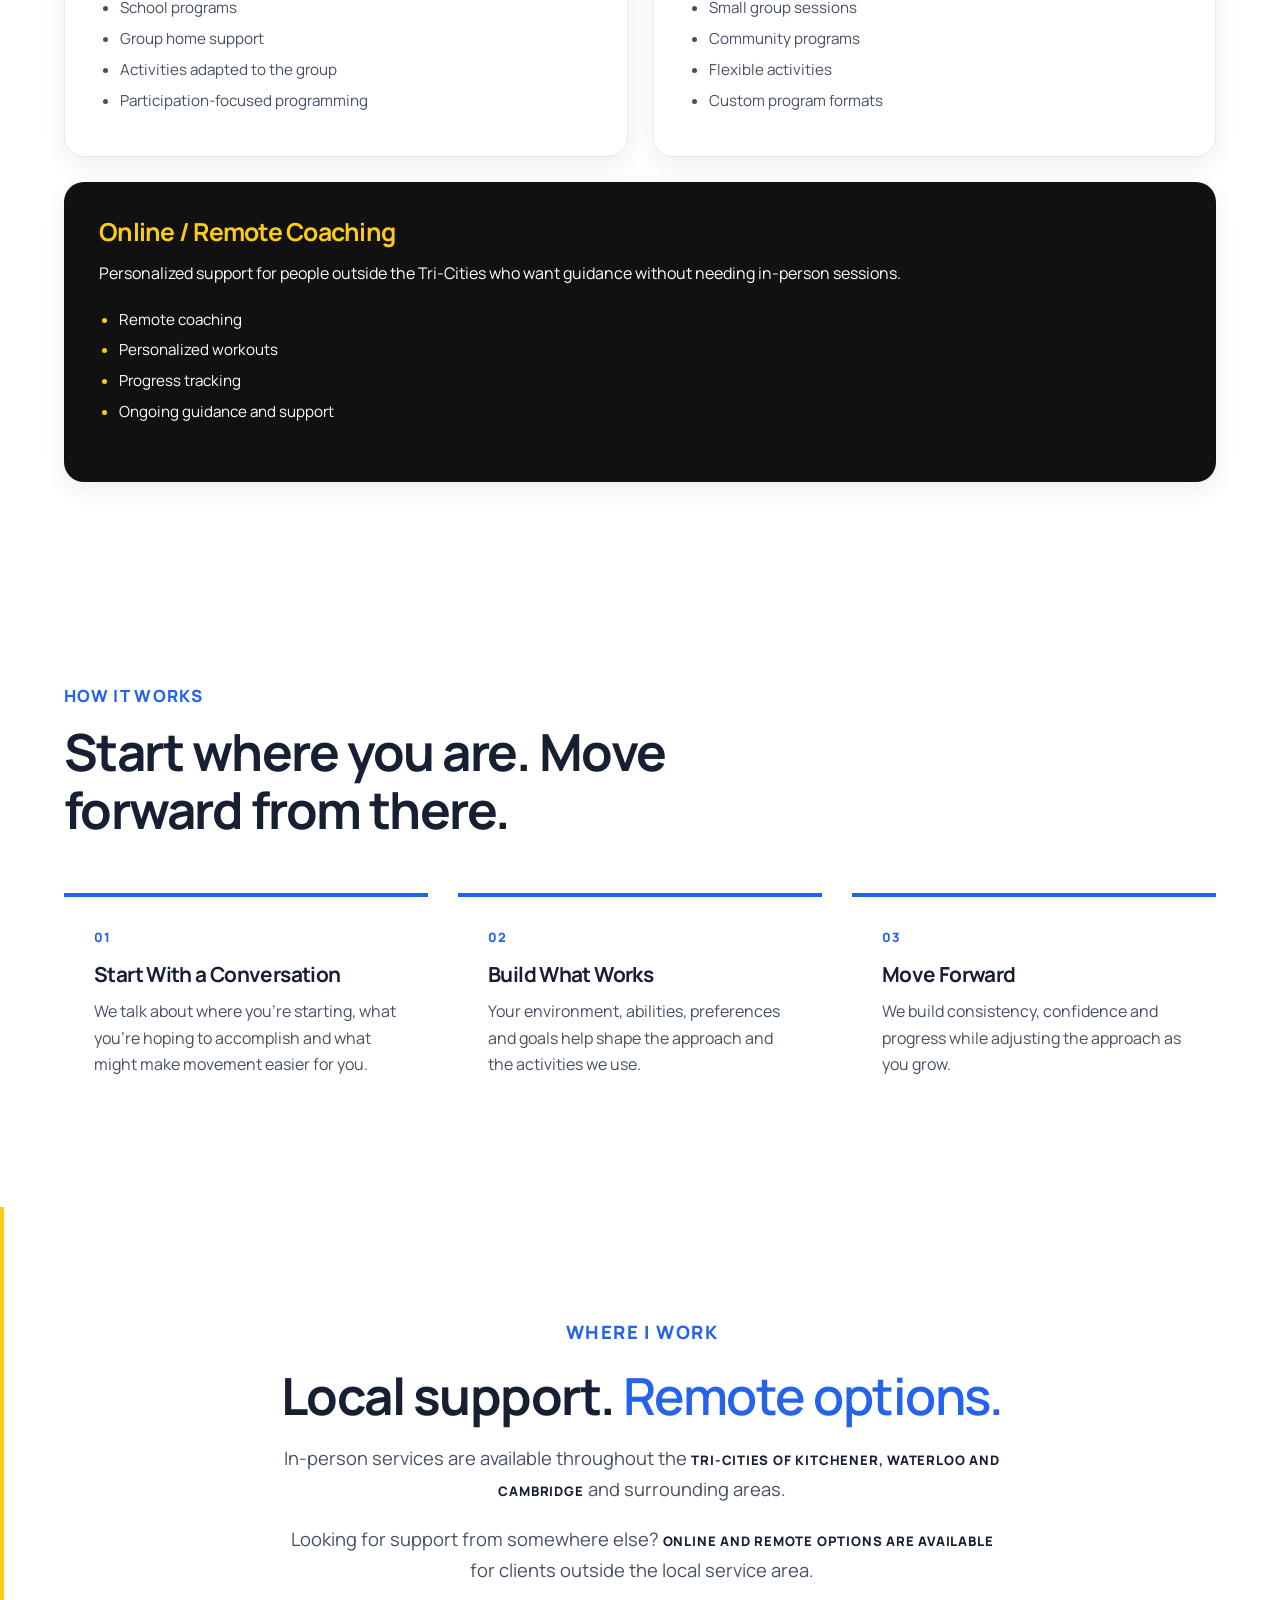
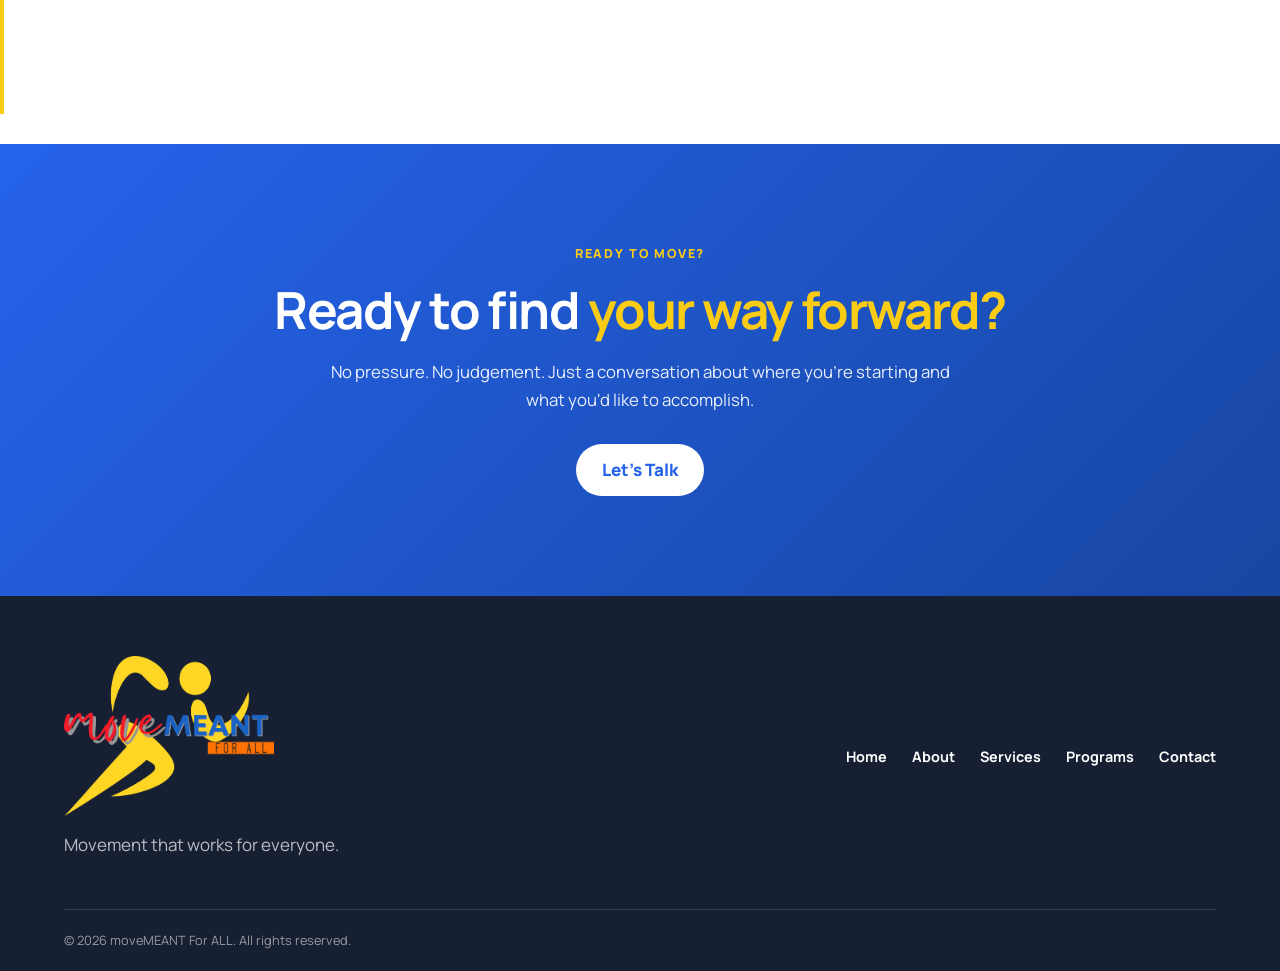
<file: services.html>
<!DOCTYPE html>
<html lang="en">

<head>
    <meta charset="UTF-8">
    <meta name="viewport" content="width=device-width, initial-scale=1.0">
    <title>Services | Inclusive Fitness</title>

    <link rel="stylesheet" href="css/style.css">
</head>

<body>

    <!-- HEADER -->
    <!-- HEADER -->

<header class="site-header">

    <div class="container navbar">

        <a href="index.html" class="brand">
            <img src="images/LOGO.png" alt="moveMEANT For ALL">
        </a>

        <nav class="main-nav">

            <ul class="nav-links">

                <li>
                    <a href="index.html">Home</a>
                </li>

                <li>
                    <a href="about.html">About</a>
                </li>

                <li>
                    <a href="services.html">Services</a>
                </li>

                <li>
                    <a href="inclusive-programs.html">
                    Programs
                    </a>
                </li>

                <li>
                    <a href="contact.html">Contact</a>
                </li>

            </ul>

        </nav>

        <a href="contact.html" class="nav-button">
            Let's Talk
        </a>

    </div>

</header>

    <!-- SERVICES HERO -->

<section class="services-hero">

    <div class="container">

        <p class="eyebrow">
            HOW moveMEANT FOR ALL CAN HELP
        </p>

        <h1>
            Movement that
            <span>works for you.</span>
        </h1>

        <p class="services-lead">
            Personalized fitness and movement support designed around
            the individual — not the other way around.
        </p>

    </div>

</section>


<!-- SERVICES -->

<section class="services-main">

    <div class="container">

        <div class="section-heading">

            <p class="eyebrow">
                SERVICES
            </p>

<h2>Support that fits where you are.</h2>

<p>
    From one-to-one coaching to in-home training, group programs,
    and online support, moveMEANT FOR ALL offers flexible ways
    to get moving.
</p>

<p>
    The starting point is simple: understand your goals, experience,
    preferences, environment, and what you need to make movement
    work for you.
</p>
                
            </h2>

            <p>
    Whether you're looking for one-to-one coaching, support in
    your home, a group experience or online guidance, the approach
    starts with understanding the person and finding what works.
</p>

        </div>


        <div class="services-grid">


            <!-- 1:1 -->

            <div class="service-card">


                <h3>
                    1:1 Personal Training
                </h3>

                <p>
                    Personalized coaching built around your goals, abilities,
                    preferences and starting point.
                </p>

                <ul>
                    <li>Individualized workouts</li>
                    <li>Strength & movement development</li>
                    <li>Progress at your own pace</li>
                    <li>Adaptations when needed</li>
                </ul>

            </div>


            <!-- IN HOME -->

            <div class="service-card">


                <h3>
                    In-Home Training
                </h3>

                <p>
                    Training in a familiar environment can make movement feel
                    more comfortable, accessible and manageable.
                </p>

                <ul>
                    <li>Training in your home</li>
                    <li>Use of available equipment</li>
                    <li>Environment adapted to you</li>
                    <li>Supportive one-to-one coaching</li>
                </ul>

            </div>

       <!-- SCHOOL & GROUP PROGRAMS -->

<div class="service-card">

    <h3>
        School & Group Programs
    </h3>

    <p>
        Structured movement experiences for schools, group homes
        and organizations that want more people participating,
        moving and having fun.
    </p>

    <ul>
        <li>School programs</li>
        <li>Group home support</li>
        <li>Activities adapted to the group</li>
        <li>Participation-focused programming</li>
    </ul>

</div>


  
<!-- COMMUNITY & SMALL GROUP TRAINING -->

<div class="service-card">

    <h3>
        Community & Small Group Training
    </h3>

    <p>
        Engaging movement experiences for community centres,
        organizations and small groups, built around participation,
        connection and enjoyment.
    </p>

    <ul>
        <li>Small group sessions</li>
        <li>Community programs</li>
        <li>Flexible activities</li>
        <li>Custom program formats</li>
    </ul>

</div>

            <!-- ONLINE -->

            <div class="service-card service-card-featured">


                <h3>
                    Online / Remote Coaching
                </h3>

                <p>
                    Personalized support for people outside the Tri-Cities
                    who want guidance without needing in-person sessions.
                </p>

                <ul>
                    <li>Remote coaching</li>
                    <li>Personalized workouts</li>
                    <li>Progress tracking</li>
                    <li>Ongoing guidance and support</li>
                </ul>

            </div>

        </div>

    </div>

</section>


<!-- HOW IT WORKS -->

<section class="services-process">

    <div class="container">

        <div class="section-heading">

            <p class="eyebrow">
                HOW IT WORKS
            </p>

            <h2>
                Start where you are.
                Move forward from there.
            </h2>

        </div>


        <div class="process-grid">

            <div class="process-step">

                <span>01</span>

                <h3>
                    Start With a Conversation
                </h3>

                <p>
                    We talk about where you're starting, what you're hoping
                    to accomplish and what might make movement easier for you.
                </p>

            </div>


            <div class="process-step">

                <span>02</span>

                <h3>
                    Build What Works
                </h3>

                <p>
                    Your environment, abilities, preferences and goals help
                    shape the approach and the activities we use.
                </p>

            </div>


            <div class="process-step">

                <span>03</span>

                <h3>
                    Move Forward
                </h3>

                <p>
                    We build consistency, confidence and progress while
                    adjusting the approach as you grow.
                </p>

            </div>

        </div>

    </div>

</section>


<!-- SERVICE AREA -->

<section class="service-area">

    <div class="container">

        <div class="service-area-content">

            <p class="eyebrow">
                WHERE I WORK
            </p>

            <h2>
                Local support.
                <span>Remote options.</span>
            </h2>

            <p>
                In-person services are available throughout the
                <strong>Tri-Cities of Kitchener, Waterloo and Cambridge</strong>
                and surrounding areas.
            </p>

            <p>
                Looking for support from somewhere else?
                <strong>Online and remote options are available</strong>
                for clients outside the local service area.
            </p>

        </div>

    </div>

</section>

   <!-- FINAL CTA -->

<section class="cta about-cta">

    <div class="container">

        <span class="section-label">
            READY TO MOVE?
        </span>

     <h2>
    Ready to find
    <span>your way forward?</span>
</h2>

<p>
    No pressure. No judgement. Just a conversation about where
    you're starting and what you'd like to accomplish.
</p>
        <a href="contact.html" class="btn btn-light">
            Let's Talk
        </a>

    </div>

</section>


<!-- FOOTER -->

<footer class="site-footer">

    <div class="container footer-content">

        <div class="footer-brand">

            <img src="images/LOGO.png" alt="moveMEANT For ALL">

            <p>
                <p>
    Movement that works for everyone.
</p>
            </p>

        </div>

        <div class="footer-links">

            <a href="index.html">Home</a>
            <a href="about.html">About</a>
            <a href="services.html">Services</a>
            <a href="inclusive-programs.html">Programs</a>
            <a href="contact.html">Contact</a>

        </div>

    </div>

    <div class="container footer-bottom">

        <p>
            © 2026 moveMEANT For ALL. All rights reserved.
        </p>

    </div>

</footer>

</body>

</html>
</file>
<file: css/style.css>
/* =========================================================
   moveMEANT FOR ALL
   Global Website Styles
========================================================= */


/* =========================================================
   1. DESIGN SYSTEM
========================================================= */
@import url('https://fonts.googleapis.com/css2?family=Manrope:wght@400;500;600;700;800&display=swap');
:root {

    /* Brand Colours */
    --blue: #2563eb;
    --blue-dark: #1746a2;
    --yellow: #facc15;
    --red: #ef4444;
    --orange: #f97316;

    /* Neutrals */
    --black: #172033;
    --dark: #263248;
    --text: #465064;
    --muted: #6b7280;

    --white: #ffffff;
    --off-white: #f7f9fc;
    --light-blue: #eef5ff;
    --border: #e5e9f0;

    /* Layout */
    --container: 1180px;

    /* Effects */
    --radius-sm: 8px;
    --radius-md: 16px;
    --radius-lg: 28px;

    --shadow-sm: 0 8px 25px rgba(23, 32, 51, 0.07);
    --shadow-md: 0 18px 45px rgba(23, 32, 51, 0.12);

}


/* =========================================================
   2. RESET
========================================================= */

* {
    margin: 0;
    padding: 0;
    box-sizing: border-box;
}

html {
    scroll-behavior: smooth;
}

body {
    font-family: "Manrope", "Segoe UI", Arial, sans-serif;
    font-size: 17px;
    background: var(--white);
    color: var(--text);
    line-height: 1.65;
}

img {
    display: block;
    max-width: 100%;
}

a {
    color: inherit;
}

button,
input,
textarea,
select {
    font: inherit;
}


/* =========================================================
   3. GLOBAL LAYOUT
========================================================= */

.container {
    width: min(90%, var(--container));
    margin-inline: auto;
}


/* =========================================================
   4. TYPOGRAPHY
========================================================= */

h1,
h2,
h3 {
    color: var(--black);
    line-height: 1.12;
    letter-spacing: -0.03em;
}

h1 {
    font-size: clamp(3rem, 6vw, 5.25rem);
}

h2 {
    font-size: clamp(2.25rem, 4vw, 3.5rem);
}

h3 {
    font-size: 1.35rem;
}

p {
    color: var(--text);
}


/* =========================================================
   5. HEADER
========================================================= */

.site-header {
    background: rgba(255, 255, 255, 0.96);
    border-bottom: 1px solid var(--border);

    position: relative;
    z-index: 10;
}

.navbar {
    min-height: 92px;

    display: flex;
    align-items: center;
    justify-content: space-between;

    gap: 30px;
}


/* LOGO */

.brand {
    display: inline-flex;
    align-items: center;

    text-decoration: none;
}

.brand img {
    width: 190px;
    height: auto;
}


/* NAVIGATION */

.main-nav {
    margin-left: auto;
}

.nav-links {
    display: flex;
    align-items: center;

    gap: 28px;

    list-style: none;
}

.nav-links a {
    color: var(--dark);

    text-decoration: none;

    font-size: 0.95rem;
    font-weight: 700;

    transition: color 0.2s ease;
}

.nav-links a:hover {
    color: var(--blue);
}

/* =========================================================
   HEADER LOCATION BAR
========================================================= */

.header-location {
    width: 100%;

    display: flex;
    justify-content: center;
    align-items: center;

    gap: 14px;

    padding: 6px 20px;

    background: var(--black);

    box-sizing: border-box;

    text-align: center;
}

.header-location span {
    font-size: 0.72rem;
    font-weight: 700;

    letter-spacing: 0.04em;

    white-space: nowrap;
}

.header-location span:first-child {
    color: var(--white);
}

.header-location span:last-child {
    color: var(--yellow);
}

.header-location span:first-child::after {
    content: "|";

    margin-left: 14px;

    color: rgba(255, 255, 255, 0.35);
}

/* HEADER BUTTON */

.nav-button {
    background: var(--blue);
    color: var(--white);

    padding: 11px 20px;

    border-radius: 999px;

    text-decoration: none;

    font-size: 0.9rem;
    font-weight: 800;

    transition:
        background 0.2s ease,
        transform 0.2s ease;
}

.nav-button:hover {
    background: var(--blue-dark);
    transform: translateY(-2px);
}


/* =========================================================
   6. BUTTONS
========================================================= */

.btn {
    display: inline-flex;
    align-items: center;
    justify-content: center;

    min-height: 52px;

    padding: 0 26px;

    border-radius: 999px;

    text-decoration: none;

    font-weight: 800;

    transition:
        transform 0.2s ease,
        background 0.2s ease,
        color 0.2s ease,
        box-shadow 0.2s ease;
}

.btn:hover {
    transform: translateY(-2px);
}

.btn-primary {
    background: var(--blue);
    color: var(--white);

    box-shadow: 0 10px 25px rgba(37, 99, 235, 0.22);
}

.btn-primary:hover {
    background: var(--blue-dark);
}

.btn-secondary {
    background: var(--white);

    color: var(--blue);

    border: 2px solid var(--blue);
}

.btn-secondary:hover {
    background: var(--light-blue);
}

.btn-light {
    background: var(--white);
    color: var(--blue);
}

.btn-light:hover {
    background: var(--yellow);
    color: var(--black);
}


/* =========================================================
   7. SMALL SECTION LABELS
========================================================= */

.eyebrow,
.section-label {
    display: block;

    color: var(--blue);

    font-size: 0.78rem;
    font-weight: 900;

    letter-spacing: 0.14em;
    text-transform: uppercase;

    margin-bottom: 16px;
}


/* =========================================================
   8. HERO
========================================================= */

.hero {
    position: relative;

    padding: 90px 0 110px;

    overflow: hidden;

    background:
        linear-gradient(
            135deg,
            #ffffff 0%,
            #f7faff 100%
        );
}

.hero-grid {
    display: grid;

    grid-template-columns:
        minmax(0, 1.05fr)
        minmax(0, 0.95fr);

    align-items: center;

    gap: 70px;
}

.hero-content {
    max-width: 650px;
}

.hero h1 {
    max-width: 700px;

    margin-bottom: 28px;

    font-weight: 800;
    letter-spacing: -0.045em;
}

.hero h1 span {
    color: var(--blue);
}


/* Main value proposition */

.hero-intro {
    max-width: 600px;

    font-size: 1.22rem;
    line-height: 1.5;

    font-weight: 800;

    color: var(--black);

    margin-bottom: 18px;
}


/* Supporting philosophy */

.hero-supporting {
    max-width: 570px;

    font-size: 1rem;
    line-height: 1.65;

    font-weight: 500;

    font-style: italic;

    color: var(--muted);

    margin-bottom: 28px;
}

.hero h1 span {
    color: var(--blue);
}

.hero-intro {
    max-width: 590px;

    font-size: 1.35rem;
    font-weight: 700;

    color: var(--dark);

    margin-bottom: 18px;
}

.hero-supporting {
    max-width: 570px;

    font-size: 1.05rem;

    color: var(--text);

    margin-bottom: 28px;
}

.hero-buttons {
    display: flex;
    flex-wrap: wrap;

    gap: 14px;
}


/* HERO IMAGE */

.hero-visual {
    position: relative;

    padding: 20px;
}

.hero-image-wrapper {
    position: relative;
    z-index: 2;

    overflow: hidden;

    border-radius: var(--radius-lg);

    box-shadow: var(--shadow-md);
}

.intro-image img {
    width: 100%;
    height: 520px;
    object-fit: cover;
    object-position: 70% center;
}


/* DECORATIVE BRAND SHAPES */

.hero-accent {
    position: absolute;

    width: 80px;
    height: 80px;

    border-radius: 50%;

    z-index: 1;
}

.hero-accent-yellow {
    background: var(--yellow);

    top: 0;
    right: 0;
}

.hero-accent-red {
    background: var(--red);

    bottom: 0;
    left: 0;
}


/* =========================================================
   9. INTRO SECTION
========================================================= */

.intro-section {
    padding: 110px 0;
}

.intro-grid {
    display: grid;

    grid-template-columns:
        minmax(0, 0.9fr)
        minmax(0, 1.1fr);

    align-items: center;

    gap: 80px;
}

.intro-image {
    overflow: hidden;

    border-radius: var(--radius-lg);

    box-shadow: var(--shadow-md);
}

.intro-image img {
    width: 100%;
    height: 520px;

    object-fit: cover;
}

.intro-content {
    max-width: 620px;
}

.intro-content h2 {
    margin-bottom: 25px;
}

.intro-content h2 span {
    color: var(--blue);
}

.intro-content p {
    font-size: 1.05rem;

    margin-bottom: 16px;
}

.text-link {
    display: inline-block;

    margin-top: 10px;

    color: var(--blue);

    font-weight: 900;

    text-decoration: none;
}

.text-link:hover {
    text-decoration: underline;
}


/* =========================================================
   10. SERVICES
========================================================= */

.services {
    padding: 110px 0;

    background: var(--off-white);
}

.section-heading {
    max-width: 720px;

    margin-bottom: 55px;
}

.section-heading h2 {
    margin-bottom: 20px;
}

.section-heading h2 span {
    color: var(--blue);
}

.section-heading p {
    font-size: 1.05rem;
}


.service-cards {
    display: grid;

    grid-template-columns:
        repeat(4, minmax(0, 1fr));

    gap: 20px;
}

.service-card {
    position: relative;

    background: var(--white);

    border: 1px solid var(--border);

    border-radius: var(--radius-md);

    padding: 30px;

    min-height: 300px;

    box-shadow: var(--shadow-sm);

    transition:
        transform 0.2s ease,
        box-shadow 0.2s ease;
}

.service-card:hover {
    transform: translateY(-6px);

    box-shadow: var(--shadow-md);
}

.card-number {
    color: var(--blue);

    font-size: 0.78rem;
    font-weight: 900;

    letter-spacing: 0.1em;

    margin-bottom: 50px;
}

.service-card h3 {
    margin-bottom: 14px;
}

.service-card p {
    font-size: 1rem;
    line-height: 1.65;
    margin-bottom: 25px;
}

.service-card a {
    color: var(--blue);

    font-size: 0.9rem;
    font-weight: 900;

    text-decoration: none;
}

.service-card a:hover {
    text-decoration: underline;
}


/* =========================================================
   11. REAL MOVEMENT
========================================================= */

.real-movement {
    padding: 120px 0;
}

.movement-grid {
    display: grid;

    grid-template-columns:
        minmax(0, 0.85fr)
        minmax(0, 1.15fr);

    align-items: center;

    gap: 80px;
}

.movement-content {
    max-width: 560px;
}

.movement-content h2 {
    margin-bottom: 25px;
}

.movement-content h2 span {
    color: var(--blue);
}

.movement-content p {
    margin-bottom: 16px;

    font-size: 1.05rem;
}

.movement-highlight {
    margin: 30px 0;

    padding: 22px 24px;

    border-left: 5px solid var(--yellow);

    background: var(--off-white);

    border-radius: 0 var(--radius-sm) var(--radius-sm) 0;
}

.movement-highlight strong,
.movement-highlight span {
    display: block;
}

.movement-highlight strong {
    color: var(--black);

    margin-bottom: 4px;
}


/* MOVEMENT PHOTOS */

.movement-images {
    position: relative;

    min-height: 560px;
}

.movement-photo {
    position: absolute;

    overflow: hidden;

    border-radius: var(--radius-lg);

    box-shadow: var(--shadow-md);
}

.movement-photo img {
    width: 100%;
    height: 100%;

    object-fit: cover;
}

.movement-photo-large {
    width: 72%;
    height: 470px;

    top: 0;
    right: 0;
}

.movement-photo-small {
    width: 48%;
    height: 260px;

    left: 0;
    bottom: 0;

    border: 10px solid var(--white);
}


/* =========================================================
   12. STORY SECTION
========================================================= */

.story-section {
    padding: 110px 0;

    background: var(--light-blue);

    text-align: center;
}

.story-content {
    max-width: 850px;
}

.story-content h2 {
    margin-bottom: 20px;
}

.story-content h2 span {
    color: var(--blue);
}

.story-content > p {
    max-width: 700px;

    margin: 0 auto 40px;

    font-size: 1.05rem;
}


/* VIDEO PLACEHOLDER */

.video-placeholder {
    min-height: 350px;

    display: flex;
    flex-direction: column;

    align-items: center;
    justify-content: center;

    gap: 15px;

    background: transparent;

    border-radius: var(--radius-lg);

    box-shadow: var(--shadow-md);
}

.video-placeholder p {
    color: var(--white);

    font-weight: 800;
}
.video-placeholder video {
    width: 100%;
    max-width: 500px;
    height: auto;
    border-radius: var(--radius-lg);
    display: block;
}

.play-button {
    width: 72px;
    height: 72px;

    display: flex;
    align-items: center;
    justify-content: center;

    border-radius: 50%;

    background: var(--yellow);

    color: var(--black);

    font-size: 1.4rem;

    padding-left: 4px;
}

/* =========================
   moveMEANT FOR ALL METHOD
========================= */

.method-section {
    padding: 100px 0;
    background: var(--black);
    color: var(--white);
}


/* METHOD INTRO */

.method-section .section-heading {
    max-width: 850px;
    margin: 0 auto 55px;
    text-align: center;
}

.method-section .section-label {
    color: var(--yellow);
}

.method-section h2 {
    margin-bottom: 25px;
    font-size: 3rem;
    line-height: 1.1;
    color: var(--white);
}

.method-section h2 span {
    color: var(--blue);
}

.method-section .section-heading > p {
    max-width: 760px;
    margin: 0 auto 16px;
    font-size: 1.05rem;
    line-height: 1.7;
    color: #dddddd;
}


/* FIVE METHOD PRINCIPLES */

.method-principles {
    display: grid;
    grid-template-columns: repeat(5, 1fr);
    gap: 16px;
    margin-top: 45px;
}

.method-principle {
    padding: 28px 22px;
    background: rgba(255, 255, 255, 0.06);
    border-top: 3px solid var(--yellow);
    border-radius: 0 0 12px 12px;
}

.method-principle span {
    display: block;
    margin-bottom: 20px;
    font-size: 0.85rem;
    font-weight: 700;
    color: var(--yellow);
    letter-spacing: 0.08em;
}

.method-principle h3 {
    margin-bottom: 12px;
    font-size: 1.2rem;
    color: var(--white);
}

.method-principle p {
    margin: 0;
    font-size: 0.92rem;
    line-height: 1.6;
    color: #cccccc;
}

/* METHOD CLOSING STATEMENT */

.method-footer {
    max-width: 900px;
    margin: 60px auto 0;
    padding-top: 35px;
    text-align: center;
    border-top: 1px solid rgba(255, 255, 255, 0.15);
}

.method-footer p {
    margin: 0;
    font-size: 1.15rem;
    line-height: 1.6;
    color: #dddddd;
}

.method-footer strong {
    display: block;
    margin-top: 8px;
    font-size: 1.65rem;
    line-height: 1.25;
    color: var(--white);
}

/* =========================
   METHOD — MOBILE
========================= */

@media (max-width: 900px) {

    .method-principles {
        grid-template-columns: repeat(2, 1fr);
    }

}


@media (max-width: 600px) {

    .method-section {
        padding: 75px 0;
    }

    .method-section h2 {
        font-size: 2.2rem;
    }

    .method-principles {
        grid-template-columns: 1fr;
        gap: 14px;
    }

    .method-principle {
        padding: 24px 20px;
    }

    .method-footer {
        margin-top: 40px;
    }

}



/* =========================================================
   14. FINAL CTA
========================================================= */

.cta {
    padding: 100px 20px;

    background:
        linear-gradient(
            135deg,
            var(--blue),
            var(--blue-dark)
        );

    text-align: center;
}

.cta .section-label {
    color: var(--yellow);
}

.cta h2 {
    max-width: 850px;

    margin: 0 auto 20px;

    color: var(--white);
}

.cta h2 span {
    color: var(--yellow);
}

.cta p {
    max-width: 650px;

    margin: 0 auto 30px;

    color: rgba(255, 255, 255, 0.9);

    font-size: 1.05rem;
}


/* =========================================================
   15. FOOTER
========================================================= */

.site-footer {
    padding-top: 60px;

    background: var(--black);
}

.footer-content {
    display: flex;

    align-items: center;
    justify-content: space-between;

    gap: 50px;

    padding-bottom: 50px;
}

.footer-brand img {
    width: 210px;

    margin-bottom: 15px;
}

.footer-brand p {
    max-width: 320px;

    color: rgba(255, 255, 255, 0.7);
}

.footer-links {
    display: flex;

    flex-wrap: wrap;

    gap: 25px;
}

.footer-links a {
    color: var(--white);

    font-size: 0.9rem;
    font-weight: 700;

    text-decoration: none;
}

.footer-links a:hover {
    color: var(--yellow);
}

.footer-bottom {
    padding: 20px 0;

    border-top: 1px solid rgba(255, 255, 255, 0.12);
}

.footer-bottom p {
    color: rgba(255, 255, 255, 0.55);

    font-size: 0.8rem;
}


/* =========================================================
   16. RESPONSIVE — TABLET
========================================================= */

@media (max-width: 1000px) {

    .nav-links {
        gap: 16px;
    }

    .nav-button {
        display: none;
    }

    .hero-grid {
        gap: 45px;
    }

    .service-cards {
        grid-template-columns: repeat(2, 1fr);
    }

    .intro-grid,
    .movement-grid {
        gap: 50px;
    }

}


/* =========================================================
   17. RESPONSIVE — MOBILE
========================================================= */

@media (max-width: 760px) {

    .container {
        width: min(92%, var(--container));
    }


    /* HEADER */

    .navbar {
        min-height: 80px;

        flex-wrap: wrap;

        justify-content: center;

        padding: 15px 0;
    }

    .brand img {
        width: 130px;
    }

    .main-nav {
        width: 100%;

        margin-left: 0;
    }

    .nav-links {
        justify-content: center;

        flex-wrap: wrap;

        gap: 12px 18px;
    }

    .nav-links a {
        font-size: 0.82rem;
    }


    /* HERO */

    .hero {
        padding: 65px 0 75px;
    }

    .hero-grid {
        grid-template-columns: 1fr;

        gap: 45px;
    }

    .hero h1 {
        font-size: clamp(2.7rem, 12vw, 4rem);
    }

    .hero-intro {
        font-size: 1.15rem;
    }

    .hero-buttons {
        flex-direction: column;

        align-items: stretch;
    }

    .btn {
        width: 100%;
    }

    .hero-visual {
        padding: 10px;
    }

    .hero-image-wrapper img {
        height: 360px;
    }


    /* INTRO */

    .intro-section {
        padding: 75px 0;
    }

    .intro-grid {
        grid-template-columns: 1fr;

        gap: 40px;
    }

    .intro-image img {
        height: 360px;
    }


    /* SERVICES */

    .services {
        padding: 75px 0;
    }

    .service-cards {
        grid-template-columns: 1fr;
    }

    .service-card {
        min-height: auto;
    }

    .card-number {
        margin-bottom: 30px;
    }


    /* MOVEMENT */

    .real-movement {
        padding: 75px 0;
    }

    .movement-grid {
        grid-template-columns: 1fr;

        gap: 50px;
    }

  .movement-images {
    min-height: 500px;
}

.movement-photo-large {
    width: 78%;
    height: auto;
}

.movement-photo-small {
    width: 72%;
    height: auto;
}


    /* STORY */

    .story-section {
        padding: 75px 0;
    }

    .video-placeholder {
        min-height: 260px;
    }


    /* METHOD */

    .method-section {
        padding: 75px 0;
    }

    .method-grid {
        grid-template-columns: 1fr;

        gap: 20px;
    }

    .method-content {
        padding-top: 0;
    }


    /* CTA */

    .cta {
        padding: 75px 20px;
    }


    /* FOOTER */

    .footer-content {
        flex-direction: column;

        align-items: flex-start;

        gap: 35px;
    }

    .footer-links {
        gap: 15px 22px;
    }

}
/* =========================================================
   SERVICE AREA
========================================================= */

.service-area {
    display: flex;
    flex-direction: column;

    gap: 3px;

    margin: 0 0 30px;

    padding: 12px 0 12px 16px;

    border-left: 4px solid var(--yellow);

    font-size: 0.92rem;
}

.service-area strong {
    color: var(--blue);

    font-size: 0.82rem;
    font-weight: 900;

    letter-spacing: 0.06em;
    text-transform: uppercase;
}

.service-area span {
    color: var(--text);

    font-weight: 600;
}

.service-area .online-option {
    margin-top: 5px;

    color: var(--blue);

    font-weight: 700;
}

.service-area strong {
    color: var(--black);
    font-weight: 800;
}

.service-area span {
    color: var(--muted);
}

.service-area .online-option {
    margin-top: 4px;

    color: var(--blue);
    font-weight: 700;
}
/* =========================================================
   ABOUT PAGE
========================================================= */

/* ABOUT HERO */

.about-hero {
    padding: 80px 0 70px;
    background: var(--white);
}

.about-hero .container {
    max-width: 900px;
}

.eyebrow {
    margin-bottom: 14px;

    color: var(--blue);

    font-size: 0.8rem;
    font-weight: 800;

    letter-spacing: 0.08em;
    text-transform: uppercase;
}

.about-hero h1 {
    max-width: 850px;

    margin-bottom: 25px;

    font-size: 3.8rem;
    line-height: 1.08;

    font-weight: 800;
    letter-spacing: -0.04em;

    color: var(--black);
}

.about-hero h1 span {
    color: var(--blue);
}

.about-lead {
    max-width: 760px;

    font-size: 1.25rem;
    line-height: 1.65;

    color: var(--muted);
}


/* MY STORY */

.about-story {
    padding: 100px 0;
    background: var(--light-bg);
}

.about-story-grid {
    display: grid;
    grid-template-columns: 0.9fr 1.1fr;
    gap: 70px;
    align-items: center;
}


/* PHOTO */

.about-story-image {
    position: relative;
}

.about-story-image img {
    width: 100%;
    max-width: 500px;

    display: block;

    margin: 0 auto;

    border-radius: 24px;
}


/* STORY CONTENT */

.about-story-content h2 {
    max-width: 600px;

    margin-bottom: 25px;

    font-size: 2.5rem;
    line-height: 1.15;

    color: var(--black);
}

.about-story-content > p {
    max-width: 600px;

    margin-bottom: 25px;

    font-size: 1.05rem;
    line-height: 1.7;

    color: var(--text);
}


/* STORY HIGHLIGHTS */

.story-highlight {
    margin-top: 25px;
    padding: 22px 25px;

    background: var(--white);

    border-left: 4px solid var(--blue);
    border-radius: 0 12px 12px 0;
}

.story-highlight h3 {
    margin-bottom: 8px;

    font-size: 1.15rem;

    color: var(--blue);
}

.story-highlight p {
    margin: 0;

    font-size: 1rem;
    line-height: 1.6;

    color: var(--text);
}


/* BIG IDEA */

.story-belief {
    max-width: 900px;

    margin-top: 90px;

    text-align: center;
}

.story-belief h3 {
    max-width: 800px;

    margin: 0 auto 25px;

    font-size: 2.4rem;
    line-height: 1.2;

    color: var(--black);
}

.story-belief > p:not(.eyebrow):not(.story-closing) {
    max-width: 700px;

    margin: 0 auto 30px;

    font-size: 1.1rem;
    line-height: 1.7;

    color: var(--text);
}


/* QUOTE */

.story-belief blockquote {
    margin: 35px auto;

    font-size: 3rem;
    line-height: 1;

    font-weight: 800;

    color: var(--blue);
}


/* CLOSING */

.story-closing {
    font-size: 1.15rem;
    line-height: 1.6;

    color: var(--text);
}

.story-closing strong {
    display: block;

    margin-top: 8px;

    font-size: 1.3rem;

    color: var(--blue);
}

/* WHO moveMEANT FOR ALL IS FOR */

.about-who-intro {
    max-width: 760px;
    margin: 0 auto 45px;
}

.about-who-grid {
    gap: 30px;
    margin-bottom: 45px;
}

.about-who-item {
    padding: 28px;
}

.about-who-item h3 {
    margin-bottom: 12px;
}

.about-who-item p {
    margin: 0;
    line-height: 1.6;
}

.about-who-closing {
    margin-top: 20px;
    padding-bottom: 70px;
    text-align: center;
}
.about-who-item {
    padding: 24px 0;
    border-bottom: 1px solid rgba(0, 0, 0, 0.12);
}

.about-who-item:last-child {
    border-bottom: none;
}

.about-who-item h3 {
    margin-bottom: 10px;
}

.about-who-item p {
    margin: 0;
    line-height: 1.6;
}


/* EXPERIENCE */

.about-experience {
    padding: 90px 0;

    background: var(--light-bg);
}

.experience-grid {
    display: grid;

    grid-template-columns: repeat(3, 1fr);

    gap: 25px;
}

.experience-card {
    padding: 30px;

    background: var(--white);

    border: 1px solid var(--border);

    border-radius: 16px;
}

.experience-card h3 {
    margin-bottom: 15px;

    color: var(--blue);

    font-size: 1.25rem;
    line-height: 1.3;
}

.experience-card p {
    margin: 0;

    font-size: 1rem;
    line-height: 1.65;

    color: var(--text);
}


/* VIDEO */

.about-video {
    padding: 90px 0;

    background: var(--light-bg);
}

.video-placeholder {
    max-width: 850px;

    min-height: 420px;

    margin: 0 auto;

    display: flex;

    flex-direction: column;

    align-items: center;
    justify-content: center;

    text-align: center;

    background: var(--black);

    border-radius: 20px;

    color: white;
}

.video-placeholder p {
    margin-bottom: 8px;

    font-size: 1.5rem;
    font-weight: 800;
}

.video-placeholder span {
    color: #cccccc;
}


/* ABOUT CTA */

.about-video + .cta {
    padding: 75px 20px;
}

.about-video + .cta h2 {
    max-width: 700px;

    margin: 0 auto 15px;

    font-size: 2.3rem;
}

.about-video + .cta p {
    margin-bottom: 25px;

    font-size: 1.05rem;
}


/* ABOUT MOBILE */

@media (max-width: 768px) {

    .about-hero {
        padding: 60px 0 50px;
    }

    .about-hero h1 {
        font-size: 2.7rem;
    }

    .about-lead {
        font-size: 1.1rem;
    }

    .about-story {
        padding: 60px 0;
    }

    .about-story-grid {
        grid-template-columns: 1fr;
        gap: 40px;
    }
.about-story {
    padding: 60px 0;
}

.about-story-content h2 {
    font-size: 2rem;
}

.story-belief {
    margin-top: 60px;
}

.story-belief h3 {
    font-size: 2rem;
}

.story-belief blockquote {
    font-size: 2.4rem;
}
    .about-story-content h2 {
        font-size: 2rem;
    }

    .about-who {
        padding: 60px 0;
    }

    .about-who-grid {
        grid-template-columns: 1fr;
    }

    .about-who-bottom {
        margin-top: 40px;
    }

    .about-experience {
        padding: 60px 0;
    }

    .experience-grid {
        grid-template-columns: 1fr;
    }

    .about-video {
        padding: 60px 0;
    }

    .section-heading h2 {
        font-size: 2.1rem;
    }

    .video-placeholder {
        min-height: 260px;
    }

}



/* =========================================
   SERVICES PAGE
========================================= */


/* SERVICES HERO */

.services-hero {
    padding: 90px 0 80px;
    background: var(--white);
}

.services-hero .container {
    max-width: 950px;
}

.services-hero h1 {
    max-width: 850px;

    margin-bottom: 25px;

    font-size: 4rem;
    line-height: 1.08;

    font-weight: 800;
    letter-spacing: -0.04em;

    color: var(--black);
}

.services-hero h1 span {
    color: var(--blue);
}

.services-lead {
    max-width: 720px;

    font-size: 1.25rem;
    line-height: 1.65;

    color: var(--muted);
}


/* SERVICES MAIN */

.services-main {
    padding: 100px 0;

    background: var(--light-bg);
}


/* SERVICE GRID */

.services-grid {
    display: grid;

    grid-template-columns: repeat(2, 1fr);

    gap: 25px;
}


/* SERVICE CARD */

.service-card {
    position: relative;

    padding: 35px;

    background: var(--white);

    border: 1px solid var(--border);

    border-radius: 20px;

    transition:
        transform 0.2s ease,
        box-shadow 0.2s ease;
}

.service-card:hover {
    transform: translateY(-5px);

    box-shadow: 0 12px 30px rgba(0, 0, 0, 0.08);
}

/* FEATURED ONLINE CARD */

.service-card-featured {
    grid-column: 1 / -1;
    background: #111111;
    color: #ffffff !important;
    border: none;
}

.service-card-featured .service-number {
    color: #facc15 !important;
}

.service-card-featured h3 {
    color: #facc15 !important;
}

.service-card-featured p {
    color: #ffffff !important;
}

.service-card-featured ul {
    color: #ffffff !important;
}

.service-card-featured li {
    color: #ffffff !important;
}

.service-card-featured li::marker {
    color: #facc15;
}

/* SERVICE NUMBER */

.service-number {
    display: block;

    margin-bottom: 18px;

    font-size: 0.8rem;
    font-weight: 800;

    letter-spacing: 0.1em;

    color: var(--blue);
}

.service-card-featured .service-number {
    color: var(--yellow);
}


/* SERVICE CARD CONTENT */

.service-card h3 {
    margin-bottom: 14px;

    font-size: 1.55rem;
    line-height: 1.2;

    color: var(--blue);
}

.service-card p {
    margin-bottom: 22px;

    font-size: 1rem;
    line-height: 1.65;

    color: var(--text);
}


/* SERVICE LIST */

.service-card ul {
    margin: 0;

    padding-left: 20px;
}

.service-card li {
    margin-bottom: 8px;

    font-size: 0.95rem;
    line-height: 1.5;

    color: var(--text);
}


/* HOW IT WORKS */

.services-process {
    padding: 100px 0;

    background: var(--white);
}


/* PROCESS GRID */

.process-grid {
    display: grid;

    grid-template-columns: repeat(3, 1fr);

    gap: 30px;
}

.process-step {
    padding: 30px;

    border-top: 4px solid var(--blue);
}

.process-step > span {
    display: block;

    margin-bottom: 15px;

    font-size: 0.8rem;
    font-weight: 800;

    letter-spacing: 0.1em;

    color: var(--blue);
}

.process-step h3 {
    margin-bottom: 12px;

    font-size: 1.3rem;

    color: var(--black);
}

.process-step p {
    margin: 0;

    font-size: 1rem;
    line-height: 1.65;

    color: var(--text);
}
/* SERVICE AREA */

.service-area {
    padding: 110px 0;
    background: #ffffff;
}

.service-area-content {
    max-width: 950px;
    margin: 0 auto;
    text-align: center;
}

.service-area-content .eyebrow {
    color: var(--blue);
}

.service-area-content h2 {
    margin-bottom: 20px;

    font-size: 3.2rem;
    line-height: 1.1;

    color: var(--black);
}

.service-area-content h2 span {
    color: var(--blue);
}

.service-area-content p {
    max-width: 720px;

    margin: 0 auto 18px;

    font-size: 1.15rem;
    line-height: 1.7;

    color: var(--text);
}

.service-area-content strong {
    font-weight: 800;
    color: var(--black);
}


/* SERVICES MOBILE */

@media (max-width: 768px) {

    .services-hero {
        padding: 60px 0;
    }

    .services-hero h1 {
        font-size: 2.7rem;
    }

    .services-lead {
        font-size: 1.1rem;
    }

    .services-main {
        padding: 60px 0;
    }

    .services-grid {
        grid-template-columns: 1fr;
    }

    .service-card-featured {
        grid-column: auto;
    }

    .services-process {
        padding: 60px 0;
    }

    .process-grid {
        grid-template-columns: 1fr;
        gap: 20px;
    }

    .process-step {
        padding: 25px 0;
    }

    .service-area {
        padding: 60px 0;
    }

    .service-area-content h2 {
        font-size: 2.2rem;
    }

}
/* =========================================================
   INCLUSIVE PROGRAMS PAGE
========================================================= */

/* PROGRAM HERO */

.program-hero {
    padding: 90px 0 80px;
    background: var(--white);
}

.program-hero .container {
    max-width: 950px;
}

.program-hero h1 {
    max-width: 850px;
    margin-bottom: 25px;

    font-size: 3.8rem;
    line-height: 1.08;

    font-weight: 800;
    letter-spacing: -0.04em;

    color: var(--black);
}

.program-hero h1 span {
    color: var(--blue);
}

.program-lead {
    max-width: 760px;

    font-size: 1.25rem;
    line-height: 1.65;

    color: var(--muted);
}


/* WHO WE SUPPORT */

.program-support {
    padding: 100px 0;

    background: var(--light-bg);
}

.program-support-grid {
    display: grid;

    grid-template-columns: repeat(4, 1fr);

    gap: 22px;
}

.program-support-card {
    padding: 30px;

    background: var(--white);

    border: 1px solid var(--border);

    border-radius: 16px;

    transition: transform 0.2s ease,
                box-shadow 0.2s ease;
}

.program-support-card:hover {
    transform: translateY(-5px);

    box-shadow: 0 12px 30px rgba(0, 0, 0, 0.07);
}

.program-support-card > span {
    display: block;

    margin-bottom: 25px;

    font-size: 0.8rem;
    font-weight: 800;

    letter-spacing: 0.1em;

    color: var(--orange);
}

.program-support-card h3 {
    margin-bottom: 12px;

    font-size: 1.25rem;

    color: var(--black);
}

.program-support-card p {
    margin: 0;

    font-size: 0.98rem;
    line-height: 1.65;

    color: var(--text);
}


/* WHAT PROGRAMS CAN LOOK LIKE */

.program-options {
    padding: 100px 0;

    background: var(--white);
}

.program-options-grid {
    display: grid;

    grid-template-columns: repeat(3, 1fr);

    gap: 25px;
}

.program-option {
    padding: 30px;

    border-left: 4px solid var(--blue);

    background: var(--light-bg);

    border-radius: 0 14px 14px 0;
}

.program-option h3 {
    margin-bottom: 10px;

    font-size: 1.25rem;

    color: var(--black);
}

.program-option p {
    margin: 0;

    font-size: 1rem;
    line-height: 1.65;

    color: var(--text);
}
/* =========================================================
   moveMEANT FOR ALL APPROACH
========================================================= */

.program-difference {
    padding: 100px 0;
    background: var(--black);
    color: var(--white);
}

.program-difference-content {
    max-width: 1100px;
    margin: 0 auto;
}


/* HEADING */

.program-difference .eyebrow {
    margin-bottom: 18px;
    color: var(--yellow);
}

.program-difference h2 {
    max-width: 800px;

    margin-bottom: 25px;

    font-size: clamp(2.8rem, 5vw, 4.2rem);
    line-height: 1.05;

    letter-spacing: -0.03em;

    color: var(--white);
}

.program-difference h2 span {
    color: var(--blue);
}


/* INTRO */

.program-difference-content > p {
    max-width: 720px;

    margin-bottom: 14px;

    font-size: 1.08rem;
    line-height: 1.65;

    color: #dddddd;
}


/* FOUR PILLARS */

.difference-points {
    display: grid;

    grid-template-columns: repeat(4, 1fr);

    gap: 18px;

    margin-top: 55px;
}

.difference-points > div {
    min-height: 190px;

    padding: 28px 24px;

    background: rgba(255, 255, 255, 0.07);

    border: 1px solid rgba(255, 255, 255, 0.12);

    border-top: 4px solid var(--yellow);

    border-radius: 14px;
}


/* PILLAR NUMBER */

.difference-points > div::before {
    display: block;

    margin-bottom: 22px;

    font-size: 0.75rem;
    font-weight: 800;

    letter-spacing: 0.12em;

    color: var(--yellow);
}

.difference-points > div:nth-child(1)::before {
    content: "01";
}

.difference-points > div:nth-child(2)::before {
    content: "02";
}

.difference-points > div:nth-child(3)::before {
    content: "03";
}

.difference-points > div:nth-child(4)::before {
    content: "04";
}


/* PILLAR TITLE */

.difference-points strong {
    display: block;

    margin-bottom: 10px;

    font-size: 1.2rem;

    color: var(--white);
}


/* PILLAR DESCRIPTION */

.difference-points p {
    margin: 0;

    font-size: 0.92rem;
    line-height: 1.55;

    color: #cccccc;
}

/* PROGRAM CONTACT */

.program-contact {
    padding: 90px 0;
    background: var(--blue);
    color: var(--white);
}
.program-contact .eyebrow {
    color: var(--yellow);
}

.program-contact .section-heading h2 {
    color: var(--white);
}

.program-contact .section-heading > p:last-of-type {
    color: #ffffff;
}
.program-contact .section-heading {
    margin-bottom: 0;
}

.program-contact .btn {
    display: inline-flex;
    align-items: center;
    justify-content: center;

    margin-top: 20px;
}


/* =========================================================
   INCLUSIVE PROGRAMS — MOBILE
========================================================= */

@media (max-width: 768px) {

    .program-hero {
        padding: 65px 0 70px;
    }

    .program-hero h1 {
        font-size: 2.7rem;
    }

    .program-lead {
        font-size: 1.1rem;
    }


    .program-support {
        padding: 70px 0;
    }

    .program-support-grid {
        grid-template-columns: 1fr;
    }


    .program-options {
        padding: 70px 0;
    }

    .program-options-grid {
        grid-template-columns: 1fr;
    }


    .program-difference {
        padding: 75px 0;
    }

    .program-difference h2 {
        font-size: 2.3rem;
    }

    .difference-points {
        grid-template-columns: 1fr;
        gap: 15px;

        margin-top: 35px;
    }


    .program-contact {
        padding: 70px 0;
    }

}
/* =========================================================
   CONTACT PAGE
========================================================= */

/* CONTACT HERO */

.contact-hero {
    padding: 100px 0 80px;
    background: var(--black);
    color: var(--white);
}

.contact-hero .eyebrow {
    color: var(--yellow);
}

.contact-hero h1 {
    max-width: 850px;
    margin-bottom: 25px;
    font-size: 4rem;
    line-height: 1.05;
    color: var(--white);
}

.contact-hero h1 span {
    color: var(--blue);
}

.contact-lead {
    max-width: 700px;
    margin: 0;
    font-size: 1.2rem;
    line-height: 1.7;
    color: #dddddd;
}


/* CONTACT FORM */

.contact-form {
    max-width: 760px;
    margin: 0 auto;
    padding: 60px 0 90px;
}

.contact-form label {
    display: block;
    margin-bottom: 8px;
    font-weight: 800;
    color: var(--black);
}

.contact-form input,
.contact-form select,
.contact-form textarea {
    width: 100%;
    margin-bottom: 25px;
    padding: 15px 16px;

    border: 2px solid #dddddd;
    border-radius: 8px;

    background: var(--white);
    color: var(--black);

    font-family: inherit;
    font-size: 1rem;
}

.contact-form textarea {
    resize: vertical;
    min-height: 160px;
}

.contact-form input:focus,
.contact-form select:focus,
.contact-form textarea:focus {
    outline: none;
    border-color: var(--blue);
}

.contact-form .btn-primary {
    margin-top: 5px;
}


/* CONTACT MOBILE */

@media (max-width: 760px) {

    .contact-hero {
        padding: 70px 0 60px;
    }

    .contact-hero h1 {
        font-size: clamp(2.7rem, 12vw, 4rem);
    }

    .contact-lead {
        font-size: 1.1rem;
    }

    .contact-form {
        padding: 50px 0 70px;
    }

}
/* =========================
   TESTIMONIALS
========================== */

.movement-testimonials {
    margin-top: 80px;
    padding-top: 60px;
    border-top: 1px solid rgba(0, 0, 0, 0.08);
}

.testimonials-heading {
    text-align: center;
    margin-bottom: 40px;
}

.testimonials-heading .section-label {
    display: block;
    margin-bottom: 10px;
}

.testimonials-heading h3 {
    margin: 0;
    font-size: 2rem;
    line-height: 1.2;
}

.testimonials-heading h3 span {
    color: var(--blue);
}

.testimonials-grid {
    display: grid;
    grid-template-columns: repeat(3, 1fr);
    gap: 24px;
}

.testimonial-card {
    padding: 30px;
    background: var(--white);
    border-radius: var(--radius-lg);
    box-shadow: var(--shadow-sm);
}

.testimonial-card p {
    margin: 0 0 22px;
    line-height: 1.7;
}

.testimonial-card strong {
    font-size: 0.9rem;
    font-weight: 800;
}

@media (max-width: 768px) {

    .movement-testimonials {
        margin-top: 60px;
        padding-top: 45px;
    }

    .testimonials-grid {
        grid-template-columns: 1fr;
        gap: 20px;
    }

    .testimonial-card {
        padding: 25px;
    }

}
@media (max-width: 600px) {

    .header-location {
        width: 100%;
        padding: 0 12px;
        box-sizing: border-box;
    }

    .header-location span {
        white-space: normal;
        display: block;
        text-align: center;
        line-height: 1.4;
    }

}
</file>
